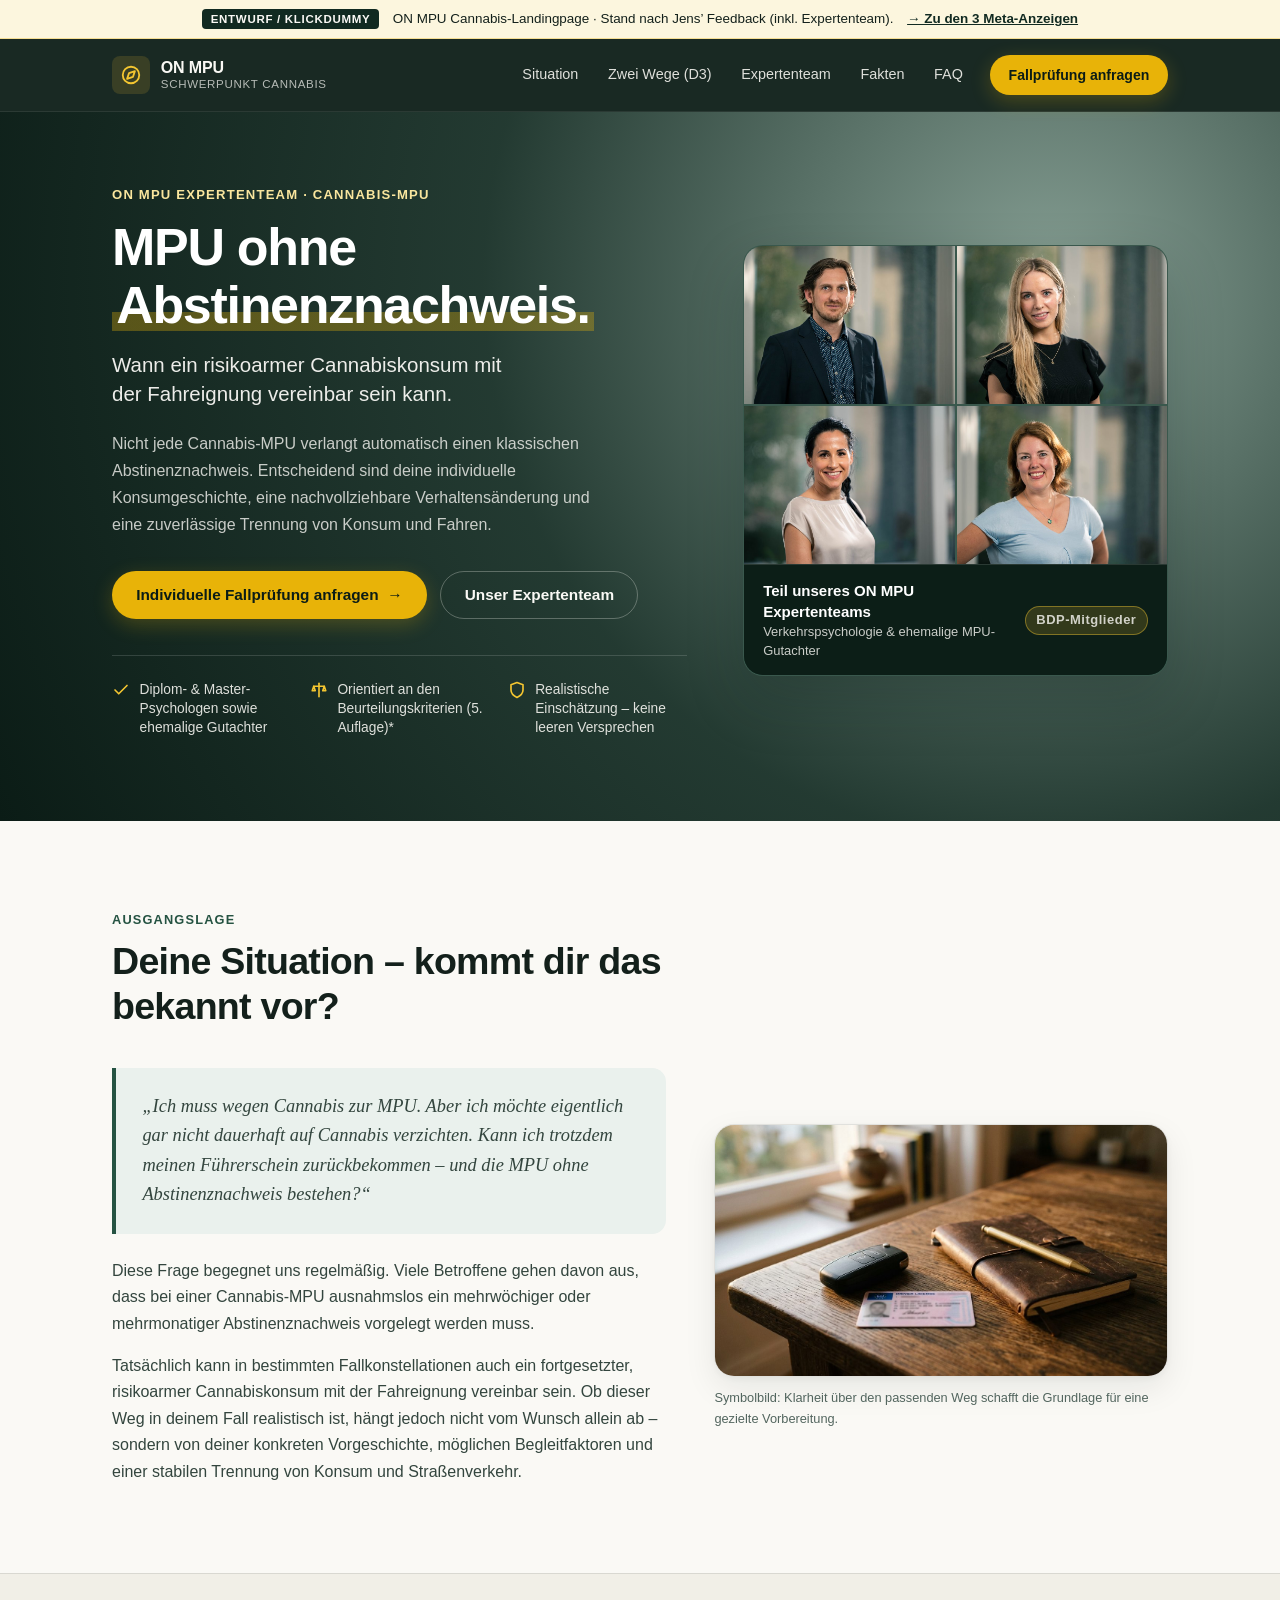
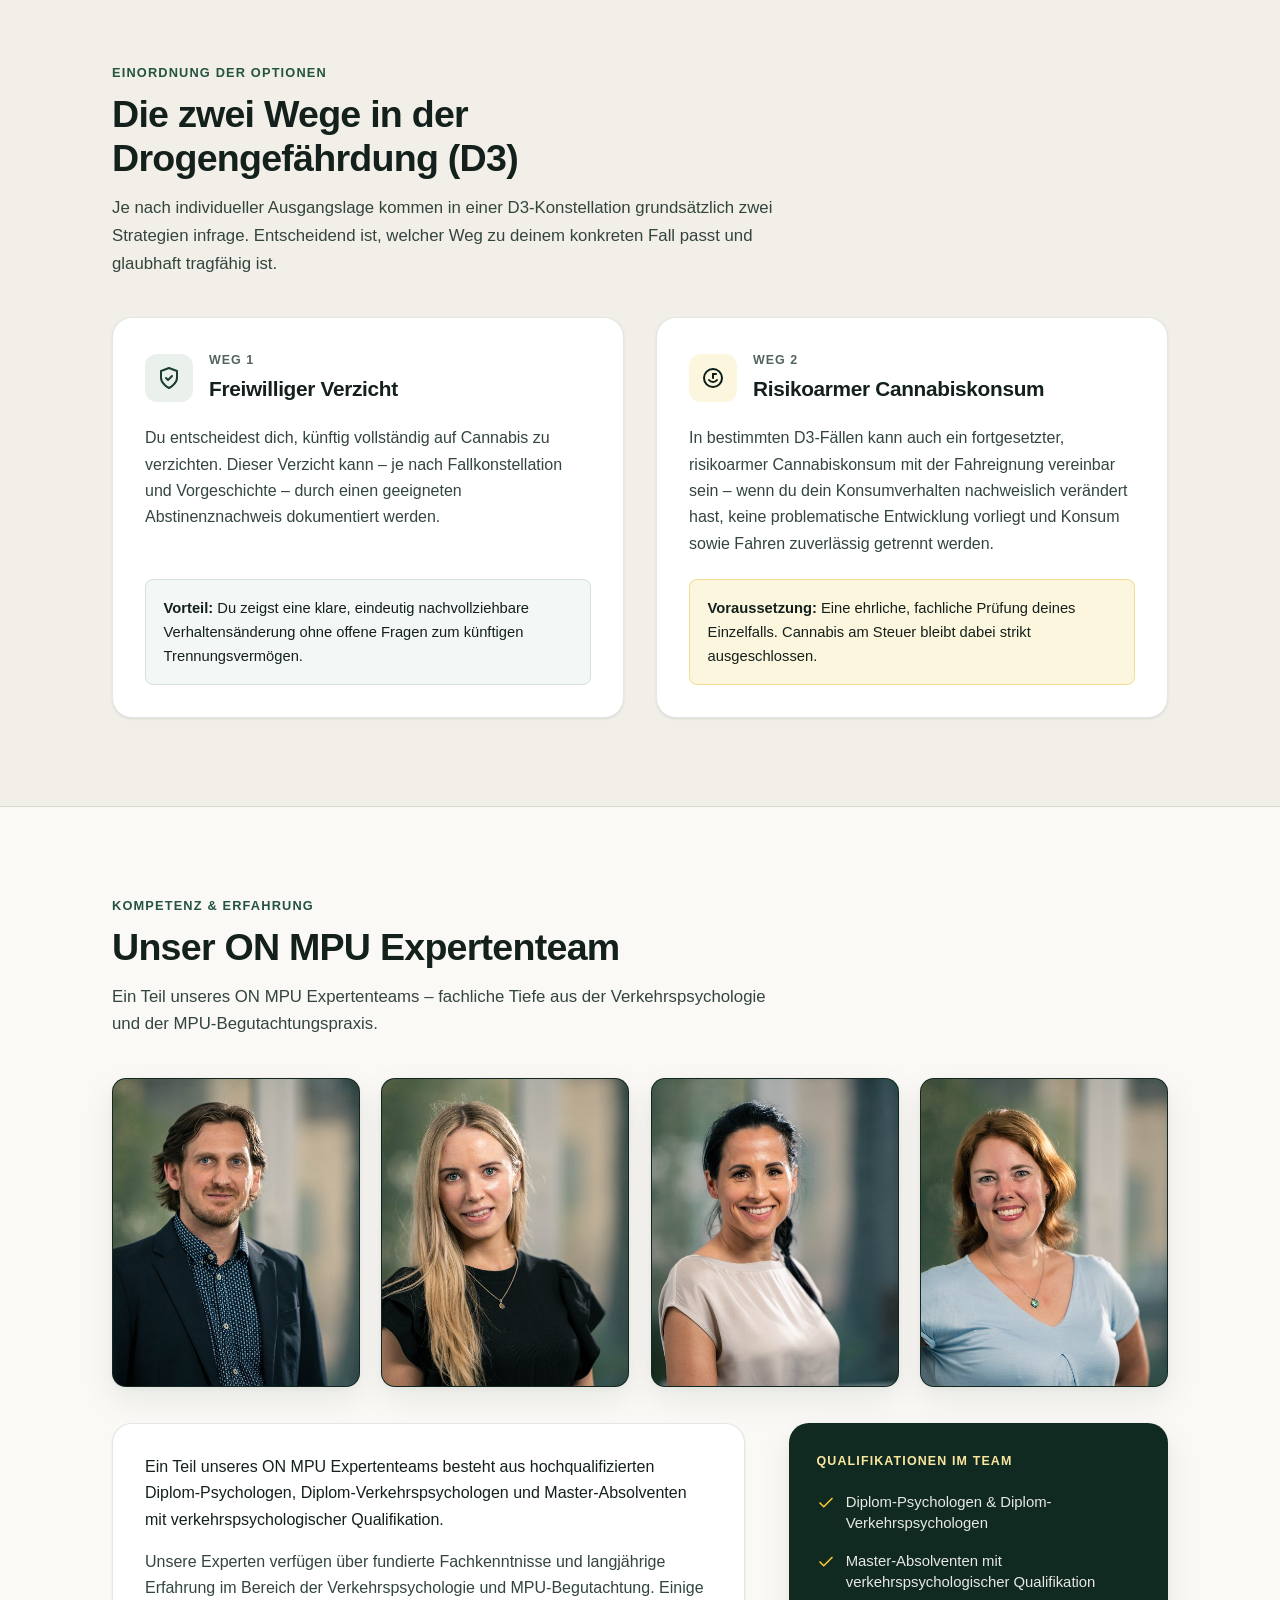
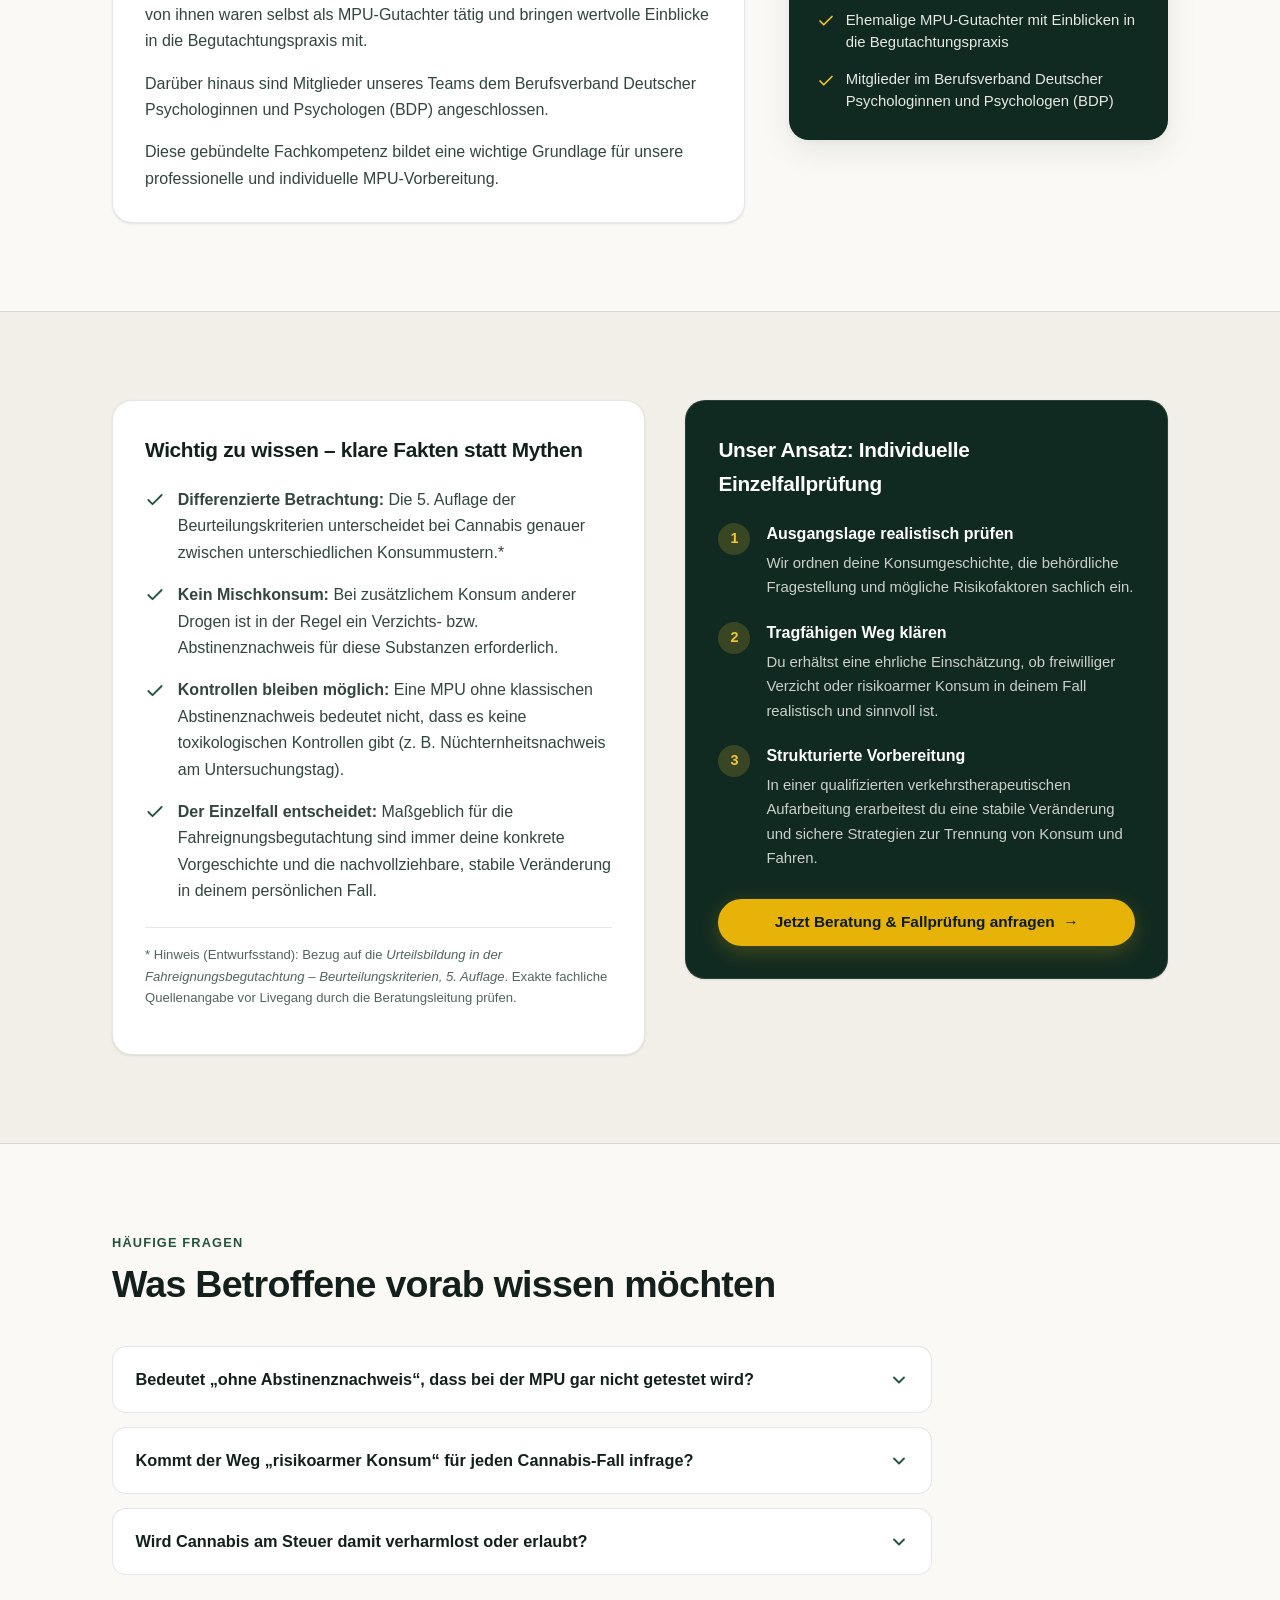
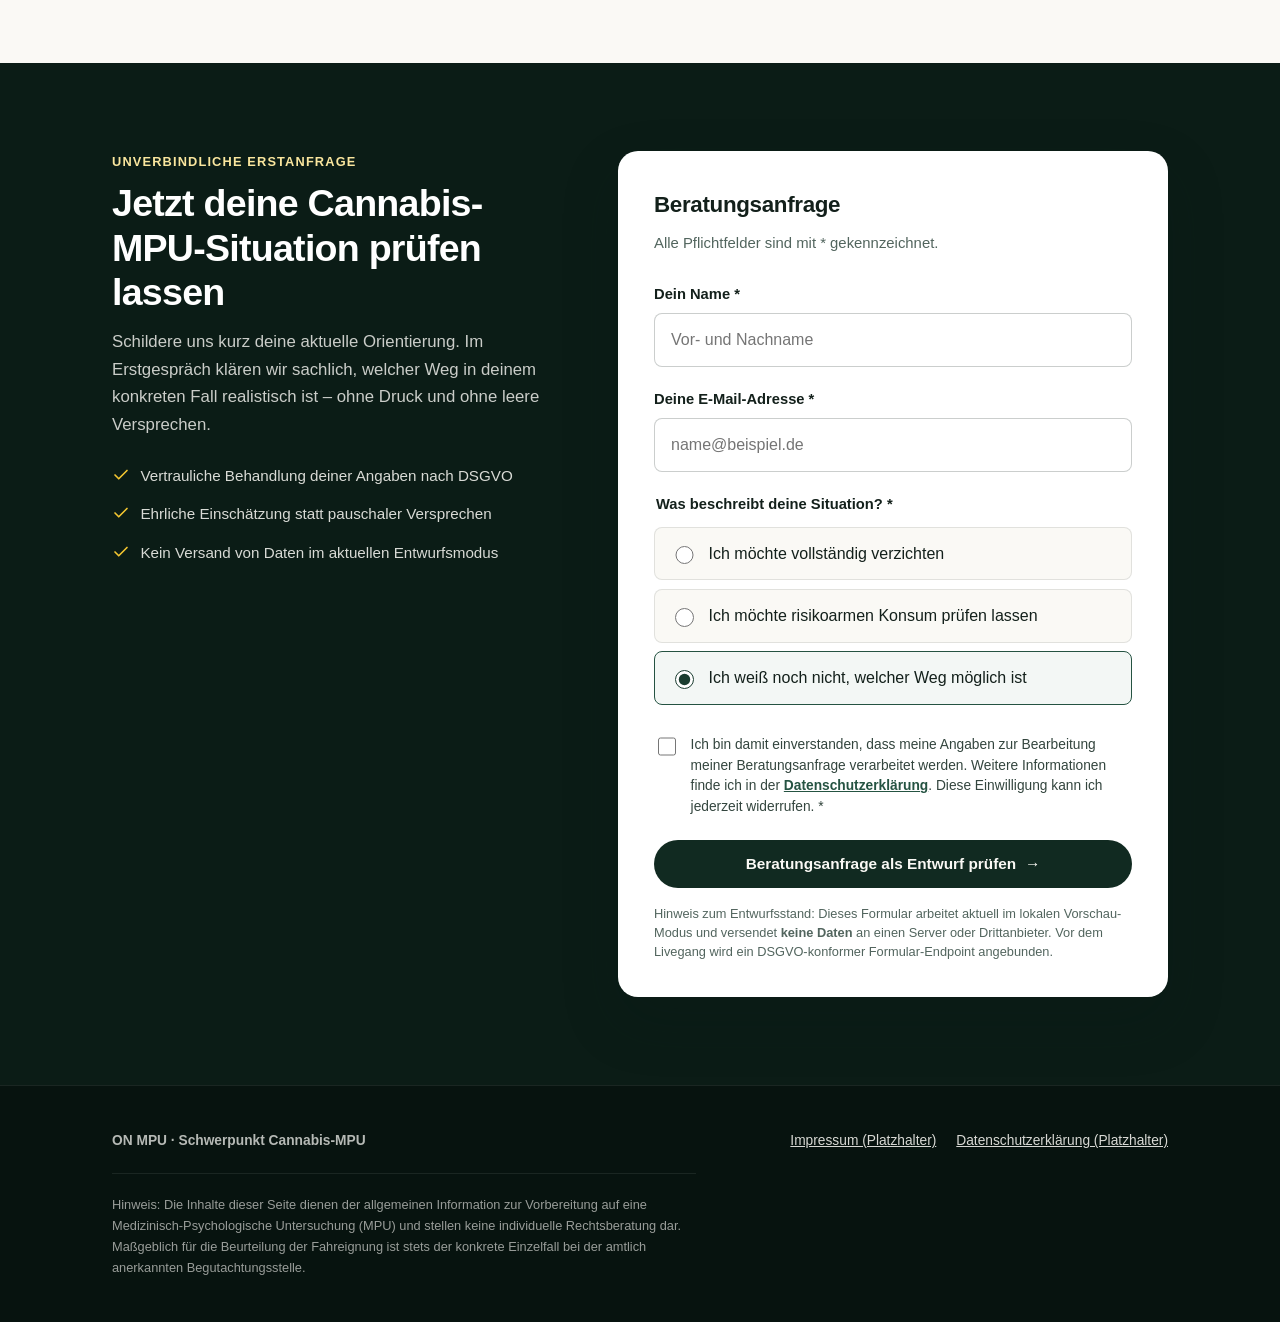
<file: index.html>
<!DOCTYPE html>
<html lang="de">
<head>
  <meta charset="UTF-8">
  <meta name="viewport" content="width=device-width, initial-scale=1.0">
  <title>ON MPU – Cannabis-MPU ohne Abstinenznachweis? Individuelle Einzelfallprüfung</title>
  <meta name="description" content="Wann eine Cannabis-MPU in der Drogengefährdung (D3) unter bestimmten Voraussetzungen auch ohne klassischen Abstinenznachweis möglich sein kann. Realistische Einzelfallprüfung durch das ON MPU Expertenteam.">
  <!-- HINWEIS FÜR LIVEGANG (Jascha): Vor Veröffentlichung noindex entfernen -->
  <meta name="robots" content="noindex, nofollow">
  <link rel="stylesheet" href="styles.css">
</head>
<body>
  <a href="#hauptinhalt" class="skip-link">Zum Hauptinhalt springen</a>

  <!-- ENTWURFSHINWEIS – vor Livegang durch Jascha entfernen -->
  <aside class="draft-banner" aria-label="Entwurfsstatus">
    <div class="container draft-banner__inner">
      <span class="draft-banner__tag">Entwurf / Klickdummy</span>
      <span>ON MPU Cannabis-Landingpage · Stand nach Jens’ Feedback (inkl. Expertenteam).</span>
      <a href="anzeigen.html" style="font-weight:700;text-decoration:underline;color:#112a21;">→ Zu den 3 Meta-Anzeigen</a>
    </div>
  </aside>

  <!-- HEADER -->
  <header class="site-header">
    <div class="container site-header__inner">
      <a href="#top" class="brand" aria-label="ON MPU – Schwerpunkt Cannabis – Startseite">
        <span class="brand__mark" aria-hidden="true">
          <svg width="22" height="22" viewBox="0 0 24 24" fill="none" stroke="currentColor" stroke-width="2" stroke-linecap="round" stroke-linejoin="round">
            <circle cx="12" cy="12" r="9"></circle>
            <polygon points="16.24 7.76 14.12 14.12 7.76 16.24 9.88 9.88 16.24 7.76"></polygon>
          </svg>
        </span>
        <span class="brand__text">
          <span class="brand__name">ON MPU</span>
          <span class="brand__sub">Schwerpunkt Cannabis</span>
        </span>
      </a>

      <button
        type="button"
        class="nav-toggle"
        id="nav-toggle"
        aria-expanded="false"
        aria-controls="site-nav"
        aria-label="Menü öffnen"
      >
        <svg width="22" height="22" viewBox="0 0 24 24" fill="none" stroke="currentColor" stroke-width="2" stroke-linecap="round">
          <line x1="3" y1="6" x2="21" y2="6"></line>
          <line x1="3" y1="12" x2="21" y2="12"></line>
          <line x1="3" y1="18" x2="21" y2="18"></line>
        </svg>
      </button>

      <nav class="site-nav" id="site-nav" aria-label="Hauptnavigation">
        <a href="#situation" class="site-nav__link">Situation</a>
        <a href="#zwei-wege" class="site-nav__link">Zwei Wege (D3)</a>
        <a href="#expertenteam" class="site-nav__link">Expertenteam</a>
        <a href="#wichtig-zu-wissen" class="site-nav__link">Fakten</a>
        <a href="#faq" class="site-nav__link">FAQ</a>
        <a href="#fallpruefung" class="btn btn--primary btn--sm site-nav__cta">Fallprüfung anfragen</a>
      </nav>
    </div>
  </header>

  <main id="hauptinhalt">
    <!-- HERO -->
    <section class="hero" id="top" aria-labelledby="hero-heading">
      <div class="container hero__grid">
        <div>
          <p class="hero__eyebrow">ON MPU Expertenteam · Cannabis-MPU</p>
          <h1 class="hero__title" id="hero-heading">
            MPU ohne <span class="hero__highlight">Abstinenznachweis.</span>
          </h1>
          <p class="hero__subtitle">
            Wann ein risikoarmer Cannabiskonsum mit der Fahreignung vereinbar sein kann.
          </p>
          <p class="hero__lead">
            Nicht jede Cannabis-MPU verlangt automatisch einen klassischen Abstinenznachweis. Entscheidend sind deine individuelle Konsumgeschichte, eine nachvollziehbare Verhaltensänderung und eine zuverlässige Trennung von Konsum und Fahren.
          </p>

          <div class="hero__actions">
            <a href="#fallpruefung" class="btn btn--primary" id="hero-cta-primary">
              Individuelle Fallprüfung anfragen
              <span aria-hidden="true">→</span>
            </a>
            <a href="#expertenteam" class="btn btn--ghost-light">
              Unser Expertenteam
            </a>
          </div>

          <ul class="hero__trust" aria-label="Kernmerkmale der Beratung">
            <li class="hero__trust-item">
              <svg class="hero__trust-icon" width="18" height="18" viewBox="0 0 24 24" fill="none" stroke="currentColor" stroke-width="2.2" stroke-linecap="round" stroke-linejoin="round" aria-hidden="true">
                <polyline points="20 6 9 17 4 12"></polyline>
              </svg>
              <span>Diplom- &amp; Master-Psychologen sowie ehemalige Gutachter</span>
            </li>
            <li class="hero__trust-item">
              <svg class="hero__trust-icon" width="18" height="18" viewBox="0 0 24 24" fill="none" stroke="currentColor" stroke-width="2.2" stroke-linecap="round" stroke-linejoin="round" aria-hidden="true">
                <path d="M12 3v18"></path>
                <path d="M5 7h14"></path>
                <path d="M5 7l-2 6h4l-2-6z"></path>
                <path d="M19 7l-2 6h4l-2-6z"></path>
              </svg>
              <span>Orientiert an den Beurteilungskriterien (5. Auflage)*</span>
            </li>
            <li class="hero__trust-item">
              <svg class="hero__trust-icon" width="18" height="18" viewBox="0 0 24 24" fill="none" stroke="currentColor" stroke-width="2.2" stroke-linecap="round" stroke-linejoin="round" aria-hidden="true">
                <path d="M12 22s8-4 8-10V5l-8-3-8 3v7c0 6 8 10 8 10z"></path>
              </svg>
              <span>Realistische Einschätzung – keine leeren Versprechen</span>
            </li>
          </ul>
        </div>

        <figure class="hero__media">
          <div class="hero__image-frame">
            <div class="hero__team-grid">
              <img src="assets/team-experte-1.jpg" alt="Mitglied des ON MPU Expertenteams" class="hero__team-photo" width="900" height="600">
              <img src="assets/team-experte-2.jpg" alt="Mitglied des ON MPU Expertenteams" class="hero__team-photo" width="900" height="600">
              <img src="assets/team-experte-3.jpg" alt="Mitglied des ON MPU Expertenteams" class="hero__team-photo" width="900" height="600">
              <img src="assets/team-experte-4.jpg" alt="Mitglied des ON MPU Expertenteams" class="hero__team-photo" width="900" height="600">
            </div>
            <figcaption class="hero__caption">
              <div>
                <strong>Teil unseres ON MPU Expertenteams</strong>
                <span>Verkehrspsychologie &amp; ehemalige MPU-Gutachter</span>
              </div>
              <span class="hero__bdp-badge">BDP-Mitglieder</span>
            </figcaption>
          </div>
        </figure>
      </div>
    </section>

    <!-- DEINE SITUATION -->
    <section class="section" id="situation" aria-labelledby="situation-heading">
      <div class="container">
        <div class="section__header">
          <p class="section__eyebrow">Ausgangslage</p>
          <h2 class="section__title" id="situation-heading">Deine Situation – kommt dir das bekannt vor?</h2>
        </div>

        <div class="situation-grid">
          <div class="situation-copy">
            <blockquote class="quote-block">
              <p class="quote-block__text">
                „Ich muss wegen Cannabis zur MPU. Aber ich möchte eigentlich gar nicht dauerhaft auf Cannabis verzichten. Kann ich trotzdem meinen Führerschein zurückbekommen – und die MPU ohne Abstinenznachweis bestehen?“
              </p>
            </blockquote>

            <p>
              Diese Frage begegnet uns regelmäßig. Viele Betroffene gehen davon aus, dass bei einer Cannabis-MPU ausnahmslos ein mehrwöchiger oder mehrmonatiger Abstinenznachweis vorgelegt werden muss.
            </p>
            <p>
              Tatsächlich kann in bestimmten Fallkonstellationen auch ein fortgesetzter, risikoarmer Cannabiskonsum mit der Fahreignung vereinbar sein. Ob dieser Weg in deinem Fall realistisch ist, hängt jedoch nicht vom Wunsch allein ab – sondern von deiner konkreten Vorgeschichte, möglichen Begleitfaktoren und einer stabilen Trennung von Konsum und Straßenverkehr.
            </p>
          </div>

          <figure class="situation-figure">
            <img
              src="assets/mobilitaet-fuehrerschein.jpg"
              alt="Autoschlüssel, symbolische Führerscheinkarte und Notizbuch auf einem Holztisch"
              class="situation-figure__img"
              width="1200"
              height="669"
              loading="lazy"
            >
            <figcaption class="situation-figure__cap">
              Symbolbild: Klarheit über den passenden Weg schafft die Grundlage für eine gezielte Vorbereitung.
            </figcaption>
          </figure>
        </div>
      </div>
    </section>

    <!-- DIE ZWEI WEGE IN DER DROGENGEFÄHRDUNG (D3) -->
    <section class="section section--tint" id="zwei-wege" aria-labelledby="wege-heading">
      <div class="container">
        <div class="section__header">
          <p class="section__eyebrow">Einordnung der Optionen</p>
          <h2 class="section__title" id="wege-heading">Die zwei Wege in der Drogengefährdung (D3)</h2>
          <p class="section__intro">
            Je nach individueller Ausgangslage kommen in einer D3-Konstellation grundsätzlich zwei Strategien infrage. Entscheidend ist, welcher Weg zu deinem konkreten Fall passt und glaubhaft tragfähig ist.
          </p>
        </div>

        <div class="paths-grid">
          <article class="path-card">
            <div class="path-card__head">
              <span class="path-card__icon" aria-hidden="true">
                <svg width="24" height="24" viewBox="0 0 24 24" fill="none" stroke="currentColor" stroke-width="2" stroke-linecap="round" stroke-linejoin="round">
                  <path d="M12 22s8-4 8-10V5l-8-3-8 3v7c0 6 8 10 8 10z"></path>
                  <polyline points="9 12 11 14 15 10"></polyline>
                </svg>
              </span>
              <div>
                <span class="path-card__step">Weg 1</span>
                <h3 class="path-card__title">Freiwilliger Verzicht</h3>
              </div>
            </div>
            <p class="path-card__body">
              Du entscheidest dich, künftig vollständig auf Cannabis zu verzichten. Dieser Verzicht kann – je nach Fallkonstellation und Vorgeschichte – durch einen geeigneten Abstinenznachweis dokumentiert werden.
            </p>
            <div class="path-card__note">
              <strong>Vorteil:</strong> Du zeigst eine klare, eindeutig nachvollziehbare Verhaltensänderung ohne offene Fragen zum künftigen Trennungsvermögen.
            </div>
          </article>

          <article class="path-card path-card--alt">
            <div class="path-card__head">
              <span class="path-card__icon" aria-hidden="true">
                <svg width="24" height="24" viewBox="0 0 24 24" fill="none" stroke="currentColor" stroke-width="2" stroke-linecap="round" stroke-linejoin="round">
                  <circle cx="12" cy="12" r="9"></circle>
                  <path d="M8 14s1.5 2 4 2 4-2 4-2"></path>
                  <line x1="12" y1="8" x2="12" y2="12"></line>
                  <line x1="12" y1="8" x2="15" y2="8"></line>
                </svg>
              </span>
              <div>
                <span class="path-card__step">Weg 2</span>
                <h3 class="path-card__title">Risikoarmer Cannabiskonsum</h3>
              </div>
            </div>
            <p class="path-card__body">
              In bestimmten D3-Fällen kann auch ein fortgesetzter, risikoarmer Cannabiskonsum mit der Fahreignung vereinbar sein – wenn du dein Konsumverhalten nachweislich verändert hast, keine problematische Entwicklung vorliegt und Konsum sowie Fahren zuverlässig getrennt werden.
            </p>
            <div class="path-card__note">
              <strong>Voraussetzung:</strong> Eine ehrliche, fachliche Prüfung deines Einzelfalls. Cannabis am Steuer bleibt dabei strikt ausgeschlossen.
            </div>
          </article>
        </div>
      </div>
    </section>

    <!-- UNSER ON MPU EXPERTENTEAM -->
    <section class="section" id="expertenteam" aria-labelledby="team-heading">
      <div class="container">
        <div class="section__header">
          <p class="section__eyebrow">Kompetenz &amp; Erfahrung</p>
          <h2 class="section__title" id="team-heading">Unser ON MPU Expertenteam</h2>
          <p class="section__intro">
            Ein Teil unseres ON MPU Expertenteams – fachliche Tiefe aus der Verkehrspsychologie und der MPU-Begutachtungspraxis.
          </p>
        </div>

        <div class="team-gallery" aria-label="Portraits eines Teils unseres ON MPU Expertenteams">
          <figure class="team-portrait">
            <img src="assets/team-experte-1.jpg" alt="Experte des ON MPU Teams" width="900" height="600" loading="lazy">
          </figure>
          <figure class="team-portrait">
            <img src="assets/team-experte-2.jpg" alt="Expertin des ON MPU Teams" width="900" height="600" loading="lazy">
          </figure>
          <figure class="team-portrait">
            <img src="assets/team-experte-3.jpg" alt="Expertin des ON MPU Teams" width="900" height="600" loading="lazy">
          </figure>
          <figure class="team-portrait">
            <img src="assets/team-experte-4.jpg" alt="Expertin des ON MPU Teams" width="900" height="600" loading="lazy">
          </figure>
        </div>

        <div class="team-content">
          <div class="team-copy">
            <p>
              Ein Teil unseres ON MPU Expertenteams besteht aus hochqualifizierten Diplom-Psychologen, Diplom-Verkehrspsychologen und Master-Absolventen mit verkehrspsychologischer Qualifikation.
            </p>
            <p>
              Unsere Experten verfügen über fundierte Fachkenntnisse und langjährige Erfahrung im Bereich der Verkehrspsychologie und MPU-Begutachtung. Einige von ihnen waren selbst als MPU-Gutachter tätig und bringen wertvolle Einblicke in die Begutachtungspraxis mit.
            </p>
            <p>
              Darüber hinaus sind Mitglieder unseres Teams dem Berufsverband Deutscher Psychologinnen und Psychologen (BDP) angeschlossen.
            </p>
            <p>
              Diese gebündelte Fachkompetenz bildet eine wichtige Grundlage für unsere professionelle und individuelle MPU-Vorbereitung.
            </p>
          </div>

          <ul class="team-credentials" aria-label="Qualifikationen im ON MPU Expertenteam">
            <li><p class="team-credentials__title">Qualifikationen im Team</p></li>
            <li class="team-credentials__item">
              <svg class="team-credentials__icon" width="18" height="18" viewBox="0 0 24 24" fill="none" stroke="currentColor" stroke-width="2.2" stroke-linecap="round" stroke-linejoin="round" aria-hidden="true">
                <polyline points="20 6 9 17 4 12"></polyline>
              </svg>
              <span>Diplom-Psychologen &amp; Diplom-Verkehrspsychologen</span>
            </li>
            <li class="team-credentials__item">
              <svg class="team-credentials__icon" width="18" height="18" viewBox="0 0 24 24" fill="none" stroke="currentColor" stroke-width="2.2" stroke-linecap="round" stroke-linejoin="round" aria-hidden="true">
                <polyline points="20 6 9 17 4 12"></polyline>
              </svg>
              <span>Master-Absolventen mit verkehrspsychologischer Qualifikation</span>
            </li>
            <li class="team-credentials__item">
              <svg class="team-credentials__icon" width="18" height="18" viewBox="0 0 24 24" fill="none" stroke="currentColor" stroke-width="2.2" stroke-linecap="round" stroke-linejoin="round" aria-hidden="true">
                <polyline points="20 6 9 17 4 12"></polyline>
              </svg>
              <span>Ehemalige MPU-Gutachter mit Einblicken in die Begutachtungspraxis</span>
            </li>
            <li class="team-credentials__item">
              <svg class="team-credentials__icon" width="18" height="18" viewBox="0 0 24 24" fill="none" stroke="currentColor" stroke-width="2.2" stroke-linecap="round" stroke-linejoin="round" aria-hidden="true">
                <polyline points="20 6 9 17 4 12"></polyline>
              </svg>
              <span>Mitglieder im Berufsverband Deutscher Psychologinnen und Psychologen (BDP)</span>
            </li>
          </ul>
        </div>
      </div>
    </section>

    <!-- WICHTIG ZU WISSEN & UNSER ANSATZ -->
    <section class="section section--tint" id="wichtig-zu-wissen" aria-labelledby="wissen-heading">
      <div class="container info-grid">
        <div class="panel">
          <h2 class="panel__title" id="wissen-heading">Wichtig zu wissen – klare Fakten statt Mythen</h2>
          <ul class="fact-list">
            <li class="fact-list__item">
              <svg class="fact-list__icon" width="20" height="20" viewBox="0 0 24 24" fill="none" stroke="currentColor" stroke-width="2.2" stroke-linecap="round" stroke-linejoin="round" aria-hidden="true">
                <polyline points="20 6 9 17 4 12"></polyline>
              </svg>
              <span><strong>Differenzierte Betrachtung:</strong> Die 5. Auflage der Beurteilungskriterien unterscheidet bei Cannabis genauer zwischen unterschiedlichen Konsummustern.*</span>
            </li>
            <li class="fact-list__item">
              <svg class="fact-list__icon" width="20" height="20" viewBox="0 0 24 24" fill="none" stroke="currentColor" stroke-width="2.2" stroke-linecap="round" stroke-linejoin="round" aria-hidden="true">
                <polyline points="20 6 9 17 4 12"></polyline>
              </svg>
              <span><strong>Kein Mischkonsum:</strong> Bei zusätzlichem Konsum anderer Drogen ist in der Regel ein Verzichts- bzw. Abstinenznachweis für diese Substanzen erforderlich.</span>
            </li>
            <li class="fact-list__item">
              <svg class="fact-list__icon" width="20" height="20" viewBox="0 0 24 24" fill="none" stroke="currentColor" stroke-width="2.2" stroke-linecap="round" stroke-linejoin="round" aria-hidden="true">
                <polyline points="20 6 9 17 4 12"></polyline>
              </svg>
              <span><strong>Kontrollen bleiben möglich:</strong> Eine MPU ohne klassischen Abstinenznachweis bedeutet nicht, dass es keine toxikologischen Kontrollen gibt (z. B. Nüchternheitsnachweis am Untersuchungstag).</span>
            </li>
            <li class="fact-list__item">
              <svg class="fact-list__icon" width="20" height="20" viewBox="0 0 24 24" fill="none" stroke="currentColor" stroke-width="2.2" stroke-linecap="round" stroke-linejoin="round" aria-hidden="true">
                <polyline points="20 6 9 17 4 12"></polyline>
              </svg>
              <span><strong>Der Einzelfall entscheidet:</strong> Maßgeblich für die Fahreignungsbegutachtung sind immer deine konkrete Vorgeschichte und die nachvollziehbare, stabile Veränderung in deinem persönlichen Fall.</span>
            </li>
          </ul>
          <p class="fact-list__source">
            * Hinweis (Entwurfsstand): Bezug auf die <em>Urteilsbildung in der Fahreignungsbegutachtung – Beurteilungskriterien, 5. Auflage</em>. Exakte fachliche Quellenangabe vor Livegang durch die Beratungsleitung prüfen.
          </p>
        </div>

        <div class="panel panel--accent">
          <h2 class="panel__title">Unser Ansatz: Individuelle Einzelfallprüfung</h2>
          <ol class="steps-list">
            <li class="steps-list__item">
              <span class="steps-list__num" aria-hidden="true">1</span>
              <div>
                <h3>Ausgangslage realistisch prüfen</h3>
                <p>Wir ordnen deine Konsumgeschichte, die behördliche Fragestellung und mögliche Risikofaktoren sachlich ein.</p>
              </div>
            </li>
            <li class="steps-list__item">
              <span class="steps-list__num" aria-hidden="true">2</span>
              <div>
                <h3>Tragfähigen Weg klären</h3>
                <p>Du erhältst eine ehrliche Einschätzung, ob freiwilliger Verzicht oder risikoarmer Konsum in deinem Fall realistisch und sinnvoll ist.</p>
              </div>
            </li>
            <li class="steps-list__item">
              <span class="steps-list__num" aria-hidden="true">3</span>
              <div>
                <h3>Strukturierte Vorbereitung</h3>
                <p>In einer qualifizierten verkehrstherapeutischen Aufarbeitung erarbeitest du eine stabile Veränderung und sichere Strategien zur Trennung von Konsum und Fahren.</p>
              </div>
            </li>
          </ol>

          <a href="#fallpruefung" class="btn btn--primary btn--block">
            Jetzt Beratung &amp; Fallprüfung anfragen
            <span aria-hidden="true">→</span>
          </a>
        </div>
      </div>
    </section>

    <!-- FAQ -->
    <section class="section" id="faq" aria-labelledby="faq-heading">
      <div class="container">
        <div class="section__header">
          <p class="section__eyebrow">Häufige Fragen</p>
          <h2 class="section__title" id="faq-heading">Was Betroffene vorab wissen möchten</h2>
        </div>

        <div class="faq-list" data-accordion>
          <div class="faq-item">
            <button type="button" class="faq-item__trigger" aria-expanded="false" aria-controls="faq-panel-1" id="faq-btn-1">
              <span>Bedeutet „ohne Abstinenznachweis“, dass bei der MPU gar nicht getestet wird?</span>
              <svg class="faq-item__chevron" width="20" height="20" viewBox="0 0 24 24" fill="none" stroke="currentColor" stroke-width="2.2" stroke-linecap="round" stroke-linejoin="round" aria-hidden="true">
                <polyline points="6 9 12 15 18 9"></polyline>
              </svg>
            </button>
            <div class="faq-item__panel" id="faq-panel-1" role="region" aria-labelledby="faq-btn-1" hidden>
              <p>Nein. Auch wenn kein klassisches Abstinenzkontrollprogramm über mehrere Monate vorgelegt wird, sind toxikologische Kontrollen – insbesondere ein Nüchternheitsnachweis am Untersuchungstag – möglich und üblich.</p>
            </div>
          </div>

          <div class="faq-item">
            <button type="button" class="faq-item__trigger" aria-expanded="false" aria-controls="faq-panel-2" id="faq-btn-2">
              <span>Kommt der Weg „risikoarmer Konsum“ für jeden Cannabis-Fall infrage?</span>
              <svg class="faq-item__chevron" width="20" height="20" viewBox="0 0 24 24" fill="none" stroke="currentColor" stroke-width="2.2" stroke-linecap="round" stroke-linejoin="round" aria-hidden="true">
                <polyline points="6 9 12 15 18 9"></polyline>
              </svg>
            </button>
            <div class="faq-item__panel" id="faq-panel-2" role="region" aria-labelledby="faq-btn-2" hidden>
              <p>Nein. Dieser Weg kommt nur in bestimmten Konstellationen der Drogengefährdung (D3) in Betracht – etwa wenn keine Abhängigkeit oder fortgeschrittene Drogenproblematik vorliegt, kein Mischkonsum mit anderen Drogen stattfindet und eine nachvollziehbare Veränderung des Konsumverhaltens gegeben ist. Deshalb steht am Anfang immer die individuelle Einzelfallprüfung.</p>
            </div>
          </div>

          <div class="faq-item">
            <button type="button" class="faq-item__trigger" aria-expanded="false" aria-controls="faq-panel-3" id="faq-btn-3">
              <span>Wird Cannabis am Steuer damit verharmlost oder erlaubt?</span>
              <svg class="faq-item__chevron" width="20" height="20" viewBox="0 0 24 24" fill="none" stroke="currentColor" stroke-width="2.2" stroke-linecap="round" stroke-linejoin="round" aria-hidden="true">
                <polyline points="6 9 12 15 18 9"></polyline>
              </svg>
            </button>
            <div class="faq-item__panel" id="faq-panel-3" role="region" aria-labelledby="faq-btn-3" hidden>
              <p>Ausdrücklich nein. Fahren unter Cannabiseinfluss gefährdet die Verkehrssicherheit. Voraussetzung für eine positive Fahreignungsprognose ist immer eine strikte, zuverlässige Trennung von Konsum und Fahren.</p>
            </div>
          </div>
        </div>
      </div>
    </section>

    <!-- LEAD-FORMULAR -->
    <section class="section section--dark" id="fallpruefung" aria-labelledby="form-section-heading">
      <div class="container form-layout">
        <div>
          <p class="section__eyebrow">Unverbindliche Erstanfrage</p>
          <h2 class="section__title" id="form-section-heading">Jetzt deine Cannabis-MPU-Situation prüfen lassen</h2>
          <p class="section__intro">
            Schildere uns kurz deine aktuelle Orientierung. Im Erstgespräch klären wir sachlich, welcher Weg in deinem konkreten Fall realistisch ist – ohne Druck und ohne leere Versprechen.
          </p>

          <ul class="form-aside__list">
            <li>
              <svg width="18" height="18" viewBox="0 0 24 24" fill="none" stroke="currentColor" stroke-width="2.2" stroke-linecap="round" stroke-linejoin="round" aria-hidden="true">
                <polyline points="20 6 9 17 4 12"></polyline>
              </svg>
              <span>Vertrauliche Behandlung deiner Angaben nach DSGVO</span>
            </li>
            <li>
              <svg width="18" height="18" viewBox="0 0 24 24" fill="none" stroke="currentColor" stroke-width="2.2" stroke-linecap="round" stroke-linejoin="round" aria-hidden="true">
                <polyline points="20 6 9 17 4 12"></polyline>
              </svg>
              <span>Ehrliche Einschätzung statt pauschaler Versprechen</span>
            </li>
            <li>
              <svg width="18" height="18" viewBox="0 0 24 24" fill="none" stroke="currentColor" stroke-width="2.2" stroke-linecap="round" stroke-linejoin="round" aria-hidden="true">
                <polyline points="20 6 9 17 4 12"></polyline>
              </svg>
              <span>Kein Versand von Daten im aktuellen Entwurfsmodus</span>
            </li>
          </ul>
        </div>

        <div class="lead-card">
          <h3 class="lead-card__title">Beratungsanfrage</h3>
          <p class="lead-card__sub">Alle Pflichtfelder sind mit * gekennzeichnet.</p>

          <form id="lead-form" novalidate>
            <div class="form-error" id="form-error" role="alert" hidden></div>

            <div class="form-group">
              <label for="lead-name" class="form-label">Dein Name *</label>
              <input
                type="text"
                id="lead-name"
                name="name"
                class="form-input"
                placeholder="Vor- und Nachname"
                autocomplete="name"
                required
              >
            </div>

            <div class="form-group">
              <label for="lead-email" class="form-label">Deine E-Mail-Adresse *</label>
              <input
                type="email"
                id="lead-email"
                name="email"
                class="form-input"
                placeholder="name@beispiel.de"
                autocomplete="email"
                required
              >
            </div>

            <fieldset class="radio-fieldset">
              <legend>Was beschreibt deine Situation? *</legend>

              <label class="radio-option">
                <input type="radio" name="situation" value="Ich möchte vollständig verzichten">
                <span>Ich möchte vollständig verzichten</span>
              </label>

              <label class="radio-option">
                <input type="radio" name="situation" value="Ich möchte risikoarmen Konsum prüfen lassen">
                <span>Ich möchte risikoarmen Konsum prüfen lassen</span>
              </label>

              <label class="radio-option">
                <input type="radio" name="situation" value="Ich weiß noch nicht, welcher Weg möglich ist" checked>
                <span>Ich weiß noch nicht, welcher Weg möglich ist</span>
              </label>
            </fieldset>

            <label class="checkbox-group">
              <input type="checkbox" id="lead-consent" name="consent" required>
              <span>
                Ich bin damit einverstanden, dass meine Angaben zur Bearbeitung meiner Beratungsanfrage verarbeitet werden. Weitere Informationen finde ich in der
                <button type="button" data-open-dialog="dialog-datenschutz">Datenschutzerklärung</button>.
                Diese Einwilligung kann ich jederzeit widerrufen. *
              </span>
            </label>

            <button type="submit" class="btn btn--dark btn--block" id="lead-submit">
              Beratungsanfrage als Entwurf prüfen
              <span aria-hidden="true">→</span>
            </button>

            <p class="form-disclaimer">
              Hinweis zum Entwurfsstand: Dieses Formular arbeitet aktuell im lokalen Vorschau-Modus und versendet <strong>keine Daten</strong> an einen Server oder Drittanbieter. Vor dem Livegang wird ein DSGVO-konformer Formular-Endpoint angebunden.
            </p>

            <div class="form-result" id="form-result" aria-live="polite" hidden>
              <p class="form-result__title">Anfrageentwurf lokal geprüft (nicht versendet)</p>
              <p>Deine Eingaben sind vollständig. Im aktuellen Entwurfsstand werden keine personenbezogenen Daten übertragen.</p>
              <pre class="form-result__summary" id="form-result-summary"></pre>
            </div>
          </form>
        </div>
      </div>
    </section>
  </main>

  <!-- FOOTER -->
  <footer class="site-footer">
    <div class="container">
      <div class="site-footer__grid">
        <div>
          <strong>ON MPU · Schwerpunkt Cannabis-MPU</strong>
        </div>
        <!-- HINWEIS FÜR LIVEGANG (Jascha): Hier die produktiven ON MPU Impressums- und Datenschutz-URLs verlinken -->
        <div class="site-footer__links">
          <button type="button" class="site-footer__btn" data-open-dialog="dialog-impressum">Impressum (Platzhalter)</button>
          <button type="button" class="site-footer__btn" data-open-dialog="dialog-datenschutz">Datenschutzerklärung (Platzhalter)</button>
        </div>
      </div>
      <p class="site-footer__legal-note">
        Hinweis: Die Inhalte dieser Seite dienen der allgemeinen Information zur Vorbereitung auf eine Medizinisch-Psychologische Untersuchung (MPU) und stellen keine individuelle Rechtsberatung dar. Maßgeblich für die Beurteilung der Fahreignung ist stets der konkrete Einzelfall bei der amtlich anerkannten Begutachtungsstelle.
      </p>
    </div>
  </footer>

  <!-- RECHTLICHE PLATZHALTER-MODALS (vor Livegang mit echten Angaben ersetzen) -->
  <dialog id="dialog-impressum" class="legal-dialog" aria-labelledby="impressum-title">
    <div class="legal-dialog__inner">
      <div class="legal-dialog__head">
        <h2 id="impressum-title">Impressum</h2>
        <button type="button" class="legal-dialog__close" data-close-dialog>Schließen</button>
      </div>
      <span class="legal-dialog__badge">PLATZHALTER – VOR LIVEGANG ERGÄNZEN</span>
      <p><strong>Angaben gemäß § 5 DDG:</strong><br>
      [Firmenname / Name des Anbieters]<br>
      [Straße Hausnummer]<br>
      [PLZ Ort]</p>
      <p><strong>Kontakt:</strong><br>
      E-Mail: [kontakt@domain-platzhalter.de]<br>
      Telefon: [Telefonnummer ergänzen]</p>
      <p><strong>Berufsbezeichnung / Aufsicht (falls zutreffend):</strong><br>
      [Vor Livegang rechtssicher prüfen und ergänzen]</p>
    </div>
  </dialog>

  <dialog id="dialog-datenschutz" class="legal-dialog" aria-labelledby="datenschutz-title">
    <div class="legal-dialog__inner">
      <div class="legal-dialog__head">
        <h2 id="datenschutz-title">Datenschutzerklärung</h2>
        <button type="button" class="legal-dialog__close" data-close-dialog>Schließen</button>
      </div>
      <span class="legal-dialog__badge">PLATZHALTER – VOR LIVEGANG ERGÄNZEN</span>
      <p><strong>Verantwortlicher im Sinne der DSGVO:</strong><br>
      [Name / Unternehmen, Anschrift, E-Mail-Adresse des Verantwortlichen vor Livegang eintragen]</p>
      <p><strong>Kontakt- / Leadformular:</strong><br>
      Im aktuellen Entwurfsstand überträgt das Formular keine Daten an externe Server. Vor dem produktiven Einsatz sind hier Rechtsgrundlage (Art. 6 Abs. 1 lit. a / lit. b DSGVO), Speicherdauer, Auftragsverarbeiter (Hosting/CRM), Betroffenenrechte sowie ggf. ein Einwilligungsmanagement für Meta-Kampagnen-Tracking vollständig zu ergänzen.</p>
      <p><strong>Externe Schriftarten &amp; Tracker:</strong><br>
      Diese Seite lädt im Entwurfsstand keine externen Schriftarten (z. B. Google Fonts) und setzt keine Tracking-Skripte oder Cookies ein.</p>
    </div>
  </dialog>

  <script src="script.js" defer></script>
</body>
</html>
</file>
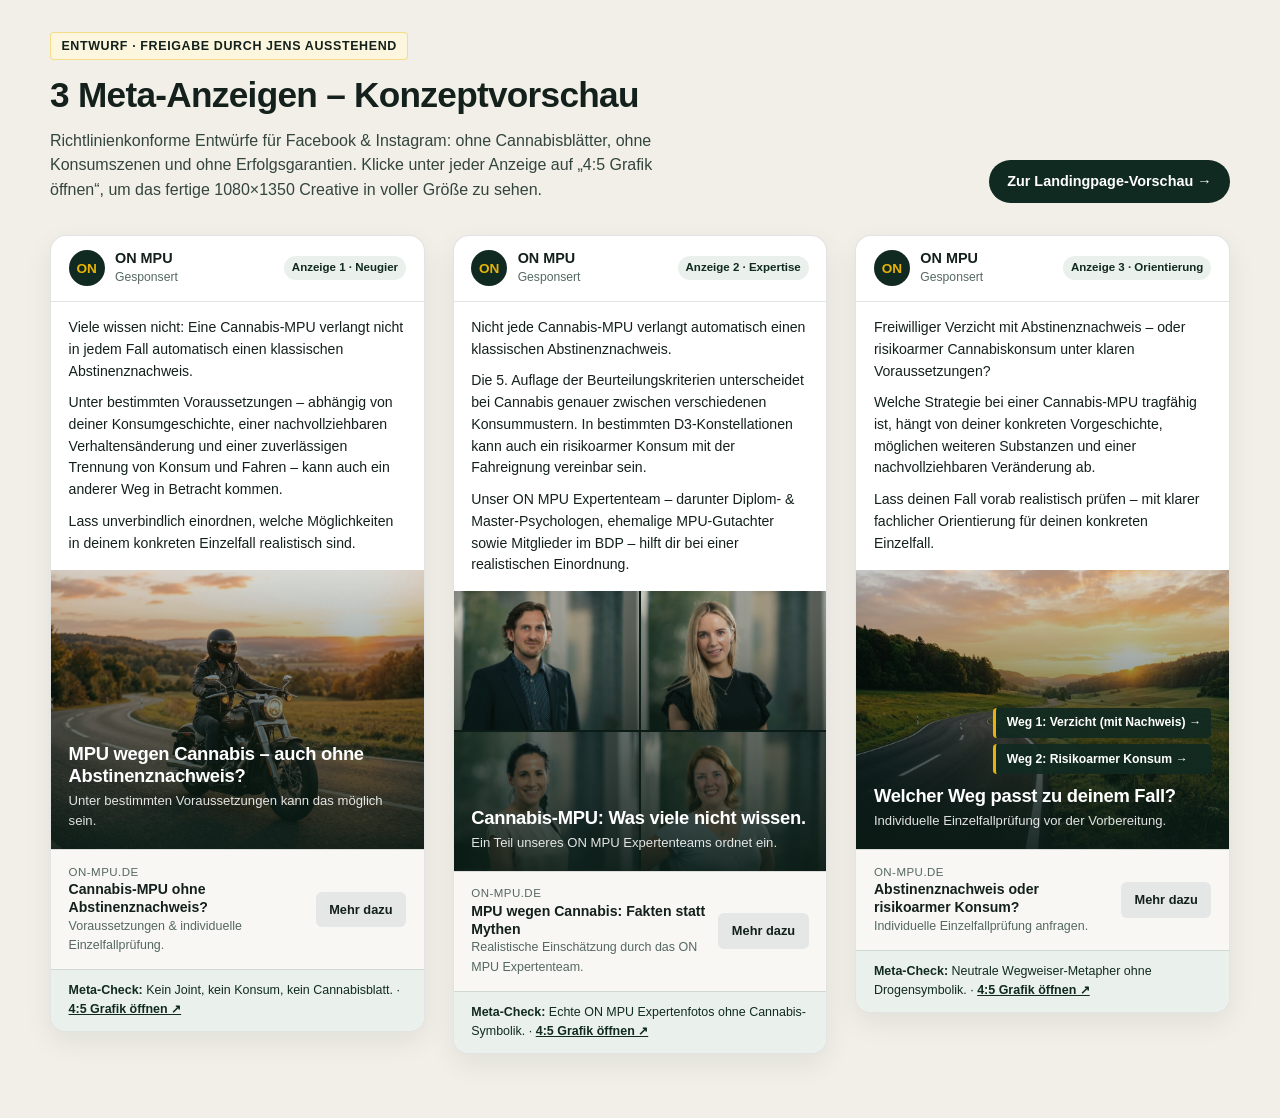
<file: anzeigen.html>
<!DOCTYPE html>
<html lang="de">
<head>
  <meta charset="UTF-8">
  <meta name="viewport" content="width=device-width, initial-scale=1.0">
  <meta name="robots" content="noindex, nofollow">
  <title>Meta-Anzeigen Vorschau (Entwurf) – Canna_MPU</title>
  <style>
    :root {
      --bg: #f1efe7;
      --surface: #ffffff;
      --forest-950: #0b1c16;
      --forest-900: #112a21;
      --forest-700: #255342;
      --gold-500: #e8b308;
      --gold-100: #fcf6de;
      --ink-900: #13201b;
      --ink-700: #33453e;
      --ink-500: #556861;
      --border: rgba(19, 32, 27, 0.12);
      --font: "Inter", -apple-system, BlinkMacSystemFont, "Segoe UI", Roboto, sans-serif;
    }

    * { box-sizing: border-box; }
    body {
      margin: 0;
      font-family: var(--font);
      background: var(--bg);
      color: var(--ink-900);
      line-height: 1.55;
      padding: 2rem 1.25rem 4rem;
    }

    .wrap {
      max-width: 1180px;
      margin: 0 auto;
    }

    .page-head {
      margin-bottom: 2rem;
      display: flex;
      flex-wrap: wrap;
      align-items: flex-end;
      justify-content: space-between;
      gap: 1rem;
    }

    .badge {
      display: inline-block;
      padding: 0.22rem 0.65rem;
      border-radius: 4px;
      background: var(--gold-100);
      border: 1px solid rgba(232, 179, 8, 0.4);
      font-size: 0.78rem;
      font-weight: 700;
      letter-spacing: 0.05em;
      text-transform: uppercase;
      margin-bottom: 0.5rem;
    }

    h1 {
      margin: 0 0 0.35rem;
      font-size: clamp(1.6rem, 3vw, 2.2rem);
      letter-spacing: -0.02em;
    }

    .lead {
      margin: 0;
      color: var(--ink-700);
      max-width: 68ch;
    }

    .back-link {
      display: inline-flex;
      align-items: center;
      gap: 0.45rem;
      padding: 0.65rem 1.15rem;
      border-radius: 999px;
      background: var(--forest-900);
      color: #ffffff;
      text-decoration: none;
      font-weight: 600;
      font-size: 0.9rem;
    }

    .ads-grid {
      display: grid;
      grid-template-columns: 1fr;
      gap: 1.75rem;
    }

    @media (min-width: 960px) {
      .ads-grid {
        grid-template-columns: repeat(3, 1fr);
        align-items: start;
      }
    }

    .ad-card {
      background: var(--surface);
      border: 1px solid var(--border);
      border-radius: 16px;
      overflow: hidden;
      box-shadow: 0 10px 28px rgba(11, 28, 22, 0.07);
      display: flex;
      flex-direction: column;
    }

    .ad-card__meta {
      padding: 0.9rem 1.1rem;
      display: flex;
      align-items: center;
      justify-content: space-between;
      border-bottom: 1px solid var(--border);
    }

    .ad-card__author {
      display: flex;
      align-items: center;
      gap: 0.65rem;
    }

    .ad-card__avatar {
      width: 36px;
      height: 36px;
      border-radius: 50%;
      background: var(--forest-900);
      color: var(--gold-500);
      display: inline-flex;
      align-items: center;
      justify-content: center;
      font-weight: 800;
      font-size: 0.85rem;
    }

    .ad-card__page-name {
      font-weight: 700;
      font-size: 0.9rem;
      line-height: 1.2;
    }

    .ad-card__sponsored {
      font-size: 0.76rem;
      color: var(--ink-500);
    }

    .ad-card__tag {
      font-size: 0.72rem;
      font-weight: 700;
      padding: 0.2rem 0.5rem;
      border-radius: 999px;
      background: #eaf1ed;
      color: var(--forest-900);
    }

    .ad-card__primary-text {
      padding: 0.95rem 1.1rem;
      font-size: 0.88rem;
      color: var(--ink-900);
    }

    .ad-card__primary-text p {
      margin: 0 0 0.6rem;
    }

    .ad-card__primary-text p:last-child {
      margin-bottom: 0;
    }

    .ad-visual {
      position: relative;
      aspect-ratio: 4 / 3;
      background: var(--forest-950);
      overflow: hidden;
    }

    .ad-visual img {
      width: 100%;
      height: 100%;
      object-fit: cover;
      display: block;
    }

    .ad-visual--portrait img {
      object-position: 41% 18%;
    }

    .ad-team-grid {
      display: grid;
      grid-template-columns: repeat(2, 1fr);
      grid-template-rows: repeat(2, 1fr);
      width: 100%;
      height: 100%;
      gap: 2px;
      background: #0b1c16;
    }

    .ad-team-grid img {
      width: 100%;
      height: 100%;
      object-fit: cover;
      object-position: 41% 18%;
    }

    .ad-visual__scrim {
      position: absolute;
      inset: 0;
      background: linear-gradient(
        180deg,
        rgba(11, 28, 22, 0.12) 0%,
        rgba(11, 28, 22, 0.55) 55%,
        rgba(11, 28, 22, 0.9) 100%
      );
      display: flex;
      flex-direction: column;
      justify-content: flex-end;
      padding: 1.1rem;
      color: #ffffff;
    }

    .ad-visual__headline {
      margin: 0 0 0.25rem;
      font-size: 1.15rem;
      font-weight: 800;
      line-height: 1.18;
      letter-spacing: -0.015em;
    }

    .ad-visual__sub {
      margin: 0;
      font-size: 0.82rem;
      color: rgba(255, 255, 255, 0.88);
    }

    .ad-visual__signposts {
      display: flex;
      flex-direction: column;
      gap: 0.4rem;
      margin-bottom: 0.7rem;
      align-self: flex-end;
      max-width: 82%;
    }

    .signpost {
      background: rgba(17, 42, 33, 0.92);
      border-left: 3px solid var(--gold-500);
      padding: 0.35rem 0.65rem;
      border-radius: 4px;
      font-size: 0.76rem;
      font-weight: 700;
      color: #ffffff;
    }

    .ad-card__footer {
      padding: 0.85rem 1.1rem;
      background: #f8f7f3;
      border-top: 1px solid var(--border);
      display: flex;
      align-items: center;
      justify-content: space-between;
      gap: 0.75rem;
    }

    .ad-card__url {
      font-size: 0.72rem;
      text-transform: uppercase;
      letter-spacing: 0.04em;
      color: var(--ink-500);
    }

    .ad-card__headline {
      font-weight: 700;
      font-size: 0.88rem;
      color: var(--ink-900);
      line-height: 1.25;
    }

    .ad-card__desc {
      font-size: 0.78rem;
      color: var(--ink-500);
    }

    .ad-card__cta {
      flex-shrink: 0;
      padding: 0.5rem 0.85rem;
      border-radius: 6px;
      background: #e4e7e5;
      color: var(--ink-900);
      font-weight: 700;
      font-size: 0.8rem;
      text-decoration: none;
    }

    .ad-card__compliance {
      padding: 0.7rem 1.1rem;
      background: #eaf1ed;
      font-size: 0.78rem;
      color: var(--forest-900);
      border-top: 1px solid var(--border);
    }
  </style>
</head>
<body>
  <div class="wrap">
    <header class="page-head">
      <div>
        <span class="badge">Entwurf · Freigabe durch Jens ausstehend</span>
        <h1>3 Meta-Anzeigen – Konzeptvorschau</h1>
        <p class="lead">
          Richtlinienkonforme Entwürfe für Facebook &amp; Instagram: ohne Cannabisblätter, ohne Konsumszenen und ohne Erfolgsgarantien. Klicke unter jeder Anzeige auf „4:5 Grafik öffnen“, um das fertige 1080×1350 Creative in voller Größe zu sehen.
        </p>
      </div>
      <a href="index.html" class="back-link">Zur Landingpage-Vorschau →</a>
    </header>

    <main class="ads-grid">
      <!-- ANZEIGE 1 -->
      <article class="ad-card">
        <div class="ad-card__meta">
          <div class="ad-card__author">
            <span class="ad-card__avatar" aria-hidden="true">ON</span>
            <div>
              <div class="ad-card__page-name">ON MPU</div>
              <div class="ad-card__sponsored">Gesponsert</div>
            </div>
          </div>
          <span class="ad-card__tag">Anzeige 1 · Neugier</span>
        </div>

        <div class="ad-card__primary-text">
          <p>Viele wissen nicht: Eine Cannabis-MPU verlangt nicht in jedem Fall automatisch einen klassischen Abstinenznachweis.</p>
          <p>Unter bestimmten Voraussetzungen – abhängig von deiner Konsumgeschichte, einer nachvollziehbaren Verhaltensänderung und einer zuverlässigen Trennung von Konsum und Fahren – kann auch ein anderer Weg in Betracht kommen.</p>
          <p>Lass unverbindlich einordnen, welche Möglichkeiten in deinem konkreten Einzelfall realistisch sind.</p>
        </div>

        <div class="ad-visual">
          <img src="assets/anzeige-1-motorrad.jpg" alt="Motorradfahrer auf offener Landstraße im Abendlicht">
          <div class="ad-visual__scrim">
            <h2 class="ad-visual__headline">MPU wegen Cannabis – auch ohne Abstinenznachweis?</h2>
            <p class="ad-visual__sub">Unter bestimmten Voraussetzungen kann das möglich sein.</p>
          </div>
        </div>

        <div class="ad-card__footer">
          <div>
            <div class="ad-card__url">on-mpu.de</div>
            <div class="ad-card__headline">Cannabis-MPU ohne Abstinenznachweis?</div>
            <div class="ad-card__desc">Voraussetzungen &amp; individuelle Einzelfallprüfung.</div>
          </div>
          <a href="index.html#fallpruefung" class="ad-card__cta">Mehr dazu</a>
        </div>

        <div class="ad-card__compliance">
          <strong>Meta-Check:</strong> Kein Joint, kein Konsum, kein Cannabisblatt. · <a href="creatives/Anzeige_1_Neugier_1080x1350.jpg" target="_blank" style="font-weight:700;color:#112a21;">4:5 Grafik öffnen ↗</a>
        </div>
      </article>

      <!-- ANZEIGE 2 -->
      <article class="ad-card">
        <div class="ad-card__meta">
          <div class="ad-card__author">
            <span class="ad-card__avatar" aria-hidden="true">ON</span>
            <div>
              <div class="ad-card__page-name">ON MPU</div>
              <div class="ad-card__sponsored">Gesponsert</div>
            </div>
          </div>
          <span class="ad-card__tag">Anzeige 2 · Expertise</span>
        </div>

        <div class="ad-card__primary-text">
          <p>Nicht jede Cannabis-MPU verlangt automatisch einen klassischen Abstinenznachweis.</p>
          <p>Die 5. Auflage der Beurteilungskriterien unterscheidet bei Cannabis genauer zwischen verschiedenen Konsummustern. In bestimmten D3-Konstellationen kann auch ein risikoarmer Konsum mit der Fahreignung vereinbar sein.</p>
          <p>Unser ON MPU Expertenteam – darunter Diplom- &amp; Master-Psychologen, ehemalige MPU-Gutachter sowie Mitglieder im BDP – hilft dir bei einer realistischen Einordnung.</p>
        </div>

        <div class="ad-visual">
          <div class="ad-team-grid">
            <img src="assets/team-experte-1.jpg" alt="Mitglied des ON MPU Expertenteams">
            <img src="assets/team-experte-2.jpg" alt="Mitglied des ON MPU Expertenteams">
            <img src="assets/team-experte-3.jpg" alt="Mitglied des ON MPU Expertenteams">
            <img src="assets/team-experte-4.jpg" alt="Mitglied des ON MPU Expertenteams">
          </div>
          <div class="ad-visual__scrim">
            <h2 class="ad-visual__headline">Cannabis-MPU: Was viele nicht wissen.</h2>
            <p class="ad-visual__sub">Ein Teil unseres ON MPU Expertenteams ordnet ein.</p>
          </div>
        </div>

        <div class="ad-card__footer">
          <div>
            <div class="ad-card__url">on-mpu.de</div>
            <div class="ad-card__headline">MPU wegen Cannabis: Fakten statt Mythen</div>
            <div class="ad-card__desc">Realistische Einschätzung durch das ON MPU Expertenteam.</div>
          </div>
          <a href="index.html#fallpruefung" class="ad-card__cta">Mehr dazu</a>
        </div>

        <div class="ad-card__compliance">
          <strong>Meta-Check:</strong> Echte ON MPU Expertenfotos ohne Cannabis-Symbolik. · <a href="creatives/Anzeige_2_Expertenwissen_1080x1350.jpg" target="_blank" style="font-weight:700;color:#112a21;">4:5 Grafik öffnen ↗</a>
        </div>
      </article>

      <!-- ANZEIGE 3 -->
      <article class="ad-card">
        <div class="ad-card__meta">
          <div class="ad-card__author">
            <span class="ad-card__avatar" aria-hidden="true">ON</span>
            <div>
              <div class="ad-card__page-name">ON MPU</div>
              <div class="ad-card__sponsored">Gesponsert</div>
            </div>
          </div>
          <span class="ad-card__tag">Anzeige 3 · Orientierung</span>
        </div>

        <div class="ad-card__primary-text">
          <p>Freiwilliger Verzicht mit Abstinenznachweis – oder risikoarmer Cannabiskonsum unter klaren Voraussetzungen?</p>
          <p>Welche Strategie bei einer Cannabis-MPU tragfähig ist, hängt von deiner konkreten Vorgeschichte, möglichen weiteren Substanzen und einer nachvollziehbaren Veränderung ab.</p>
          <p>Lass deinen Fall vorab realistisch prüfen – mit klarer fachlicher Orientierung für deinen konkreten Einzelfall.</p>
        </div>

        <div class="ad-visual">
          <img src="assets/anzeige-3-strasse.jpg" alt="Offene Landstraße bei Sonnenaufgang">
          <div class="ad-visual__scrim">
            <div class="ad-visual__signposts" aria-hidden="true">
              <div class="signpost">Weg 1: Verzicht (mit Nachweis) →</div>
              <div class="signpost">Weg 2: Risikoarmer Konsum →</div>
            </div>
            <h2 class="ad-visual__headline">Welcher Weg passt zu deinem Fall?</h2>
            <p class="ad-visual__sub">Individuelle Einzelfallprüfung vor der Vorbereitung.</p>
          </div>
        </div>

        <div class="ad-card__footer">
          <div>
            <div class="ad-card__url">on-mpu.de</div>
            <div class="ad-card__headline">Abstinenznachweis oder risikoarmer Konsum?</div>
            <div class="ad-card__desc">Individuelle Einzelfallprüfung anfragen.</div>
          </div>
          <a href="index.html#fallpruefung" class="ad-card__cta">Mehr dazu</a>
        </div>

        <div class="ad-card__compliance">
          <strong>Meta-Check:</strong> Neutrale Wegweiser-Metapher ohne Drogensymbolik. · <a href="creatives/Anzeige_3_Orientierung_1080x1350.jpg" target="_blank" style="font-weight:700;color:#112a21;">4:5 Grafik öffnen ↗</a>
        </div>
      </article>
    </main>
  </div>
</body>
</html>
</file>
<file: styles.css>
/* ==========================================================================
   Canna_MPU – Landingpage Stylesheet
   Design-System: Tiefes Tannengrün, Warmes Papierweiß, Signal-Gold
   DSGVO-konform: 0 externe Font- oder CDN-Requests (rein lokale Font-Stacks)
   ========================================================================== */

:root {
  /* Farben – Forest & Sage */
  --forest-950: #0b1c16;
  --forest-900: #112a21;
  --forest-800: #1a3d30;
  --forest-700: #255342;
  --sage-200: #d4e2da;
  --sage-100: #eaf1ed;
  --sage-50: #f3f7f5;

  /* Farben – Warm Paper & Ink */
  --paper-100: #f1efe7;
  --paper-50: #faf9f5;
  --surface: #ffffff;
  --ink-900: #13201b;
  --ink-700: #33453e;
  --ink-500: #52655e;
  --border-subtle: rgba(19, 32, 27, 0.11);
  --border-strong: rgba(19, 32, 27, 0.22);

  /* Farben – Akzent Gold (hoher Kontrast zu --forest-950) */
  --gold-500: #e8b308;
  --gold-400: #f4c631;
  --gold-200: #fae69e;
  --gold-100: #fcf6de;

  /* Statusfarben */
  --danger-700: #9f1d22;
  --danger-100: #fdeeee;
  --success-700: #16593c;
  --success-100: #e7f5ee;

  /* Typografie (rein system-nativ, DSGVO-sicher) */
  --font-sans: "Inter", -apple-system, BlinkMacSystemFont, "Segoe UI", Roboto,
    "Helvetica Neue", Arial, sans-serif;
  --font-serif: Georgia, "Times New Roman", serif;

  /* Layout & Radien */
  --container-max: 1120px;
  --radius-sm: 8px;
  --radius-md: 14px;
  --radius-lg: 20px;
  --radius-pill: 999px;

  /* Schatten */
  --shadow-sm: 0 1px 3px rgba(11, 28, 22, 0.06), 0 1px 2px rgba(11, 28, 22, 0.04);
  --shadow-md: 0 12px 32px rgba(11, 28, 22, 0.08), 0 2px 6px rgba(11, 28, 22, 0.04);
  --shadow-lg: 0 24px 56px rgba(11, 28, 22, 0.22);

  /* Übergänge */
  --ease: cubic-bezier(0.22, 1, 0.36, 1);
}

/* Reset & Basis */
*,
*::before,
*::after {
  box-sizing: border-box;
}

html {
  scroll-behavior: smooth;
  -webkit-text-size-adjust: 100%;
}

@media (prefers-reduced-motion: reduce) {
  html {
    scroll-behavior: auto;
  }
  *,
  *::before,
  *::after {
    animation-duration: 0.01ms !important;
    transition-duration: 0.01ms !important;
  }
}

body {
  margin: 0;
  font-family: var(--font-sans);
  font-size: 1rem;
  line-height: 1.65;
  color: var(--ink-900);
  background-color: var(--paper-50);
  -webkit-font-smoothing: antialiased;
}

img {
  display: block;
  max-width: 100%;
  height: auto;
}

a {
  color: inherit;
}

button,
input,
textarea {
  font: inherit;
}

:focus-visible {
  outline: 3px solid var(--gold-500);
  outline-offset: 3px;
}

/* Skip-Link für Tastaturnavigation */
.skip-link {
  position: absolute;
  left: -9999px;
  top: 0;
  z-index: 1000;
  padding: 0.75rem 1.25rem;
  background: var(--gold-400);
  color: var(--forest-950);
  font-weight: 700;
  text-decoration: none;
  border-radius: 0 0 var(--radius-sm) 0;
}

.skip-link:focus {
  left: 0;
}

/* Container */
.container {
  width: 100%;
  max-width: var(--container-max);
  margin: 0 auto;
  padding: 0 1.25rem;
}

@media (min-width: 768px) {
  .container {
    padding: 0 2rem;
  }
}

/* ==========================================================================
   Entwurfs-Hinweis-Leiste (vor Livegang entfernen)
   ========================================================================== */
.draft-banner {
  background-color: var(--gold-100);
  color: var(--ink-900);
  border-bottom: 1px solid rgba(232, 179, 8, 0.35);
  font-size: 0.84rem;
  line-height: 1.45;
  padding: 0.55rem 0;
}

.draft-banner__inner {
  display: flex;
  flex-wrap: wrap;
  align-items: center;
  justify-content: center;
  gap: 0.5rem 0.85rem;
  text-align: center;
}

.draft-banner__tag {
  display: inline-block;
  padding: 0.12rem 0.55rem;
  border-radius: 4px;
  background-color: var(--forest-900);
  color: var(--paper-50);
  font-size: 0.72rem;
  font-weight: 700;
  letter-spacing: 0.06em;
  text-transform: uppercase;
}

/* ==========================================================================
   Header & Navigation
   ========================================================================== */
.site-header {
  position: sticky;
  top: 0;
  z-index: 50;
  background-color: rgba(11, 28, 22, 0.94);
  backdrop-filter: blur(10px);
  border-bottom: 1px solid rgba(255, 255, 255, 0.08);
  color: var(--paper-50);
}

.site-header__inner {
  display: flex;
  align-items: center;
  justify-content: space-between;
  gap: 1rem;
  min-height: 4.5rem;
}

.brand {
  display: inline-flex;
  align-items: center;
  gap: 0.7rem;
  text-decoration: none;
  color: var(--paper-50);
}

.brand__mark {
  display: inline-flex;
  align-items: center;
  justify-content: center;
  width: 2.35rem;
  height: 2.35rem;
  border-radius: var(--radius-sm);
  background: rgba(244, 198, 49, 0.14);
  color: var(--gold-400);
  flex-shrink: 0;
}

.brand__text {
  display: flex;
  flex-direction: column;
  line-height: 1.15;
}

.brand__name {
  font-size: 1rem;
  font-weight: 700;
  letter-spacing: -0.01em;
}

.brand__sub {
  font-size: 0.72rem;
  letter-spacing: 0.06em;
  text-transform: uppercase;
  color: rgba(250, 249, 245, 0.7);
}

.nav-toggle {
  display: inline-flex;
  align-items: center;
  justify-content: center;
  width: 2.75rem;
  height: 2.75rem;
  background: rgba(255, 255, 255, 0.08);
  border: 1px solid rgba(255, 255, 255, 0.16);
  border-radius: var(--radius-sm);
  color: var(--paper-50);
  cursor: pointer;
}

.site-nav {
  display: none;
  position: absolute;
  top: 100%;
  left: 0;
  right: 0;
  background-color: var(--forest-950);
  border-bottom: 1px solid rgba(255, 255, 255, 0.12);
  padding: 1.25rem 1.25rem 1.5rem;
  flex-direction: column;
  gap: 0.35rem;
}

.site-nav.is-open {
  display: flex;
}

.site-nav__link {
  display: block;
  padding: 0.65rem 0.75rem;
  font-size: 0.95rem;
  font-weight: 500;
  color: rgba(250, 249, 245, 0.88);
  text-decoration: none;
  border-radius: var(--radius-sm);
  transition: background-color 0.2s var(--ease), color 0.2s var(--ease);
}

.site-nav__link:hover {
  background-color: rgba(255, 255, 255, 0.08);
  color: #ffffff;
}

.site-nav__cta {
  margin-top: 0.5rem;
}

@media (min-width: 900px) {
  .nav-toggle {
    display: none;
  }

  .site-nav {
    display: flex;
    position: static;
    flex-direction: row;
    align-items: center;
    background: transparent;
    border: 0;
    padding: 0;
    gap: 0.25rem;
  }

  .site-nav__link {
    padding: 0.5rem 0.8rem;
    font-size: 0.9rem;
  }

  .site-nav__cta {
    margin-top: 0;
    margin-left: 0.65rem;
  }
}

/* ==========================================================================
   Buttons
   ========================================================================== */
.btn {
  display: inline-flex;
  align-items: center;
  justify-content: center;
  gap: 0.55rem;
  padding: 0.85rem 1.45rem;
  border-radius: var(--radius-pill);
  font-weight: 700;
  font-size: 0.96rem;
  line-height: 1.2;
  text-decoration: none;
  border: 1.5px solid transparent;
  cursor: pointer;
  transition: transform 0.18s var(--ease), background-color 0.18s var(--ease),
    box-shadow 0.18s var(--ease), border-color 0.18s var(--ease);
  min-height: 46px;
}

.btn--primary {
  background-color: var(--gold-500);
  color: var(--forest-950);
  box-shadow: 0 6px 20px rgba(232, 179, 8, 0.24);
}

.btn--primary:hover {
  background-color: var(--gold-400);
  transform: translateY(-1px);
  box-shadow: 0 10px 26px rgba(232, 179, 8, 0.32);
}

.btn--primary:active {
  transform: translateY(0);
}

.btn--ghost-light {
  background-color: transparent;
  color: var(--paper-50);
  border-color: rgba(250, 249, 245, 0.28);
}

.btn--ghost-light:hover {
  background-color: rgba(255, 255, 255, 0.08);
  border-color: rgba(250, 249, 245, 0.55);
}

.btn--dark {
  background-color: var(--forest-900);
  color: var(--paper-50);
}

.btn--dark:hover {
  background-color: var(--forest-800);
  transform: translateY(-1px);
}

.btn--sm {
  padding: 0.6rem 1.1rem;
  font-size: 0.88rem;
  min-height: 40px;
}

.btn--block {
  width: 100%;
}

/* ==========================================================================
   Hero-Sektion
   ========================================================================== */
.hero {
  background: radial-gradient(
      circle at 82% 24%,
      rgba(37, 83, 66, 0.55) 0%,
      rgba(17, 42, 33, 0.92) 48%,
      var(--forest-950) 100%
    );
  color: var(--paper-50);
  padding: 3.25rem 0 4rem;
  position: relative;
  overflow: hidden;
}

@media (min-width: 900px) {
  .hero {
    padding: 4.5rem 0 5.25rem;
  }
}

.hero__grid {
  display: grid;
  grid-template-columns: 1fr;
  gap: 2.5rem;
  align-items: center;
}

@media (min-width: 900px) {
  .hero__grid {
    grid-template-columns: 1.15fr 0.85fr;
    gap: 3.5rem;
  }
}

.hero__eyebrow {
  margin: 0 0 0.85rem;
  font-size: 0.82rem;
  font-weight: 700;
  letter-spacing: 0.09em;
  text-transform: uppercase;
  color: var(--gold-200);
}

.hero__title {
  margin: 0 0 1rem;
  font-size: clamp(2.1rem, 4.6vw, 3.25rem);
  font-weight: 800;
  line-height: 1.1;
  letter-spacing: -0.025em;
  color: #ffffff;
}

.hero__highlight {
  display: inline;
  background: linear-gradient(
    180deg,
    transparent 62%,
    rgba(232, 179, 8, 0.32) 62%,
    rgba(232, 179, 8, 0.32) 94%,
    transparent 94%
  );
  padding: 0 0.08em;
}

.hero__subtitle {
  margin: 0 0 1.4rem;
  font-size: clamp(1.1rem, 2vw, 1.28rem);
  font-weight: 500;
  line-height: 1.45;
  color: rgba(250, 249, 245, 0.94);
  max-width: 36ch;
}

.hero__lead {
  margin: 0 0 2rem;
  font-size: 1rem;
  line-height: 1.68;
  color: rgba(250, 249, 245, 0.78);
  max-width: 54ch;
}

.hero__actions {
  display: flex;
  flex-wrap: wrap;
  gap: 0.85rem;
  margin-bottom: 2.25rem;
}

.hero__trust {
  display: grid;
  grid-template-columns: 1fr;
  gap: 0.85rem;
  padding-top: 1.5rem;
  border-top: 1px solid rgba(255, 255, 255, 0.14);
  list-style: none;
  margin: 0;
  padding-left: 0;
}

@media (min-width: 600px) {
  .hero__trust {
    grid-template-columns: repeat(3, 1fr);
    gap: 1.15rem;
  }
}

.hero__trust-item {
  display: flex;
  align-items: flex-start;
  gap: 0.6rem;
  font-size: 0.86rem;
  line-height: 1.4;
  color: rgba(250, 249, 245, 0.88);
}

.hero__trust-icon {
  color: var(--gold-400);
  flex-shrink: 0;
  margin-top: 0.1rem;
}

/* Hero Visual Card */
.hero__media {
  margin: 0;
  position: relative;
}

.hero__image-frame {
  border-radius: var(--radius-lg);
  overflow: hidden;
  background-color: var(--forest-800);
  box-shadow: var(--shadow-lg);
  border: 1px solid rgba(255, 255, 255, 0.14);
}

.hero__team-grid {
  display: grid;
  grid-template-columns: repeat(2, 1fr);
  gap: 2px;
  background-color: rgba(255, 255, 255, 0.14);
}

.hero__team-photo {
  width: 100%;
  aspect-ratio: 4 / 3;
  object-fit: cover;
  object-position: 41% 18%;
}

.hero__caption {
  display: flex;
  align-items: center;
  justify-content: space-between;
  gap: 0.75rem;
  padding: 0.95rem 1.2rem;
  background: rgba(11, 28, 22, 0.94);
  border-top: 1px solid rgba(255, 255, 255, 0.12);
  font-size: 0.85rem;
  line-height: 1.4;
}

.hero__caption strong {
  display: block;
  color: #ffffff;
  font-size: 0.94rem;
}

.hero__caption span {
  color: rgba(250, 249, 245, 0.8);
  font-size: 0.81rem;
}

.hero__bdp-badge {
  flex-shrink: 0;
  padding: 0.28rem 0.65rem;
  border-radius: var(--radius-pill);
  background: rgba(244, 198, 49, 0.16);
  border: 1px solid rgba(244, 198, 49, 0.42);
  color: var(--gold-200);
  font-size: 0.74rem;
  font-weight: 700;
  letter-spacing: 0.04em;
  white-space: nowrap;
}

/* ==========================================================================
   Sektion: Unser ON MPU Expertenteam
   ========================================================================== */
.team-gallery {
  display: grid;
  grid-template-columns: repeat(2, 1fr);
  gap: 1rem;
  margin-bottom: 2.25rem;
}

@media (min-width: 768px) {
  .team-gallery {
    grid-template-columns: repeat(4, 1fr);
    gap: 1.35rem;
  }
}

.team-portrait {
  margin: 0;
  border-radius: var(--radius-md);
  overflow: hidden;
  background-color: var(--forest-900);
  border: 1px solid var(--border-subtle);
  box-shadow: var(--shadow-md);
}

.team-portrait img {
  width: 100%;
  aspect-ratio: 4 / 5;
  object-fit: cover;
  object-position: 41% 16%;
  transition: transform 0.35s var(--ease);
}

.team-portrait:hover img {
  transform: scale(1.03);
}

.team-content {
  display: grid;
  grid-template-columns: 1fr;
  gap: 2rem;
  align-items: start;
}

@media (min-width: 900px) {
  .team-content {
    grid-template-columns: 1.25fr 0.75fr;
    gap: 2.75rem;
  }
}

.team-copy {
  background-color: var(--surface);
  border: 1px solid var(--border-subtle);
  border-radius: var(--radius-lg);
  padding: 1.85rem 2rem;
  box-shadow: var(--shadow-sm);
}

.team-copy p {
  margin: 0 0 1rem;
  color: var(--ink-700);
  font-size: 1rem;
}

.team-copy p:first-child {
  color: var(--ink-900);
  font-weight: 500;
}

.team-copy p:last-child {
  margin-bottom: 0;
}

.team-credentials {
  list-style: none;
  margin: 0;
  padding: 1.75rem;
  background-color: var(--forest-900);
  color: var(--paper-50);
  border-radius: var(--radius-lg);
  display: flex;
  flex-direction: column;
  gap: 1rem;
  box-shadow: var(--shadow-md);
}

.team-credentials__title {
  margin: 0 0 0.25rem;
  font-size: 0.78rem;
  font-weight: 700;
  letter-spacing: 0.09em;
  text-transform: uppercase;
  color: var(--gold-200);
}

.team-credentials__item {
  display: flex;
  align-items: flex-start;
  gap: 0.7rem;
  font-size: 0.93rem;
  line-height: 1.45;
  color: rgba(250, 249, 245, 0.92);
}

.team-credentials__icon {
  color: var(--gold-400);
  flex-shrink: 0;
  margin-top: 0.15rem;
}

/* ==========================================================================
   Allgemeine Sektionen
   ========================================================================== */
.section {
  padding: 4rem 0;
}

@media (min-width: 900px) {
  .section {
    padding: 5.5rem 0;
  }
}

.section--tint {
  background-color: var(--paper-100);
  border-top: 1px solid var(--border-subtle);
  border-bottom: 1px solid var(--border-subtle);
}

.section--dark {
  background-color: var(--forest-950);
  color: var(--paper-50);
}

.section__header {
  max-width: 680px;
  margin-bottom: 2.5rem;
}

.section__eyebrow {
  margin: 0 0 0.55rem;
  font-size: 0.8rem;
  font-weight: 700;
  letter-spacing: 0.09em;
  text-transform: uppercase;
  color: var(--forest-700);
}

.section--dark .section__eyebrow {
  color: var(--gold-200);
}

.section__title {
  margin: 0 0 0.85rem;
  font-size: clamp(1.65rem, 3.2vw, 2.35rem);
  font-weight: 800;
  line-height: 1.18;
  letter-spacing: -0.02em;
  color: var(--ink-900);
}

.section--dark .section__title {
  color: #ffffff;
}

.section__intro {
  margin: 0;
  font-size: 1.05rem;
  color: var(--ink-700);
}

.section--dark .section__intro {
  color: rgba(250, 249, 245, 0.8);
}

/* ==========================================================================
   Sektion: Deine Situation
   ========================================================================== */
.situation-grid {
  display: grid;
  grid-template-columns: 1fr;
  gap: 2rem;
  align-items: center;
}

@media (min-width: 900px) {
  .situation-grid {
    grid-template-columns: 1.1fr 0.9fr;
    gap: 3rem;
  }
}

.quote-block {
  margin: 0 0 1.5rem;
  padding: 1.5rem 1.65rem;
  background-color: var(--sage-100);
  border-left: 4px solid var(--forest-700);
  border-radius: 0 var(--radius-md) var(--radius-md) 0;
}

.quote-block__text {
  margin: 0;
  font-family: var(--font-serif);
  font-style: italic;
  font-size: 1.15rem;
  line-height: 1.6;
  color: var(--ink-900);
}

.situation-copy p {
  margin: 0 0 1rem;
  color: var(--ink-700);
}

.situation-copy p:last-child {
  margin-bottom: 0;
}

.situation-figure {
  margin: 0;
}

.situation-figure__img {
  width: 100%;
  border-radius: var(--radius-lg);
  box-shadow: var(--shadow-md);
  border: 1px solid var(--border-subtle);
}

.situation-figure__cap {
  margin-top: 0.6rem;
  font-size: 0.8rem;
  color: var(--ink-500);
}

/* ==========================================================================
   Sektion: Die zwei Wege (D3)
   ========================================================================== */
.paths-grid {
  display: grid;
  grid-template-columns: 1fr;
  gap: 1.5rem;
}

@media (min-width: 768px) {
  .paths-grid {
    grid-template-columns: repeat(2, 1fr);
    gap: 2rem;
  }
}

.path-card {
  display: flex;
  flex-direction: column;
  padding: 2rem;
  background-color: var(--surface);
  border-radius: var(--radius-lg);
  border: 1px solid var(--border-subtle);
  box-shadow: var(--shadow-sm);
}

.path-card__head {
  display: flex;
  align-items: center;
  gap: 1rem;
  margin-bottom: 1.15rem;
}

.path-card__icon {
  display: inline-flex;
  align-items: center;
  justify-content: center;
  width: 3rem;
  height: 3rem;
  border-radius: 12px;
  background-color: var(--sage-100);
  color: var(--forest-800);
  flex-shrink: 0;
}

.path-card--alt .path-card__icon {
  background-color: var(--gold-100);
  color: var(--forest-950);
}

.path-card__step {
  display: block;
  font-size: 0.78rem;
  font-weight: 700;
  letter-spacing: 0.08em;
  text-transform: uppercase;
  color: var(--ink-500);
}

.path-card__title {
  margin: 0.1rem 0 0;
  font-size: 1.3rem;
  font-weight: 800;
  letter-spacing: -0.015em;
  color: var(--ink-900);
}

.path-card__body {
  margin: 0 0 1.4rem;
  color: var(--ink-700);
  flex-grow: 1;
}

.path-card__note {
  padding: 0.95rem 1.1rem;
  border-radius: var(--radius-sm);
  background-color: var(--sage-50);
  border: 1px solid var(--sage-200);
  font-size: 0.92rem;
  color: var(--ink-900);
}

.path-card--alt .path-card__note {
  background-color: var(--gold-100);
  border-color: rgba(232, 179, 8, 0.35);
}

/* ==========================================================================
   Sektion: Wichtig zu wissen & Ablauf
   ========================================================================== */
.info-grid {
  display: grid;
  grid-template-columns: 1fr;
  gap: 2rem;
  align-items: start;
}

@media (min-width: 900px) {
  .info-grid {
    grid-template-columns: 1.05fr 0.95fr;
    gap: 2.5rem;
  }
}

.panel {
  padding: 2rem;
  background-color: var(--surface);
  border-radius: var(--radius-lg);
  border: 1px solid var(--border-subtle);
  box-shadow: var(--shadow-sm);
}

.panel--accent {
  background-color: var(--forest-900);
  color: var(--paper-50);
  border-color: rgba(255, 255, 255, 0.1);
}

.panel__title {
  margin: 0 0 1.25rem;
  font-size: 1.3rem;
  font-weight: 800;
  letter-spacing: -0.015em;
}

.panel--accent .panel__title {
  color: #ffffff;
}

.fact-list {
  list-style: none;
  margin: 0;
  padding: 0;
  display: flex;
  flex-direction: column;
  gap: 1rem;
}

.fact-list__item {
  display: flex;
  align-items: flex-start;
  gap: 0.8rem;
  color: var(--ink-700);
}

.fact-list__icon {
  color: var(--forest-700);
  flex-shrink: 0;
  margin-top: 0.2rem;
}

.fact-list__source {
  margin-top: 1.4rem;
  padding-top: 1rem;
  border-top: 1px solid var(--border-subtle);
  font-size: 0.82rem;
  color: var(--ink-500);
}

/* 3 Schritte */
.steps-list {
  list-style: none;
  margin: 0 0 1.75rem;
  padding: 0;
  display: flex;
  flex-direction: column;
  gap: 1.25rem;
}

.steps-list__item {
  display: flex;
  gap: 1rem;
  align-items: flex-start;
}

.steps-list__num {
  display: inline-flex;
  align-items: center;
  justify-content: center;
  width: 2rem;
  height: 2rem;
  border-radius: 50%;
  background-color: rgba(244, 198, 49, 0.18);
  color: var(--gold-400);
  font-weight: 800;
  font-size: 0.9rem;
  flex-shrink: 0;
  margin-top: 0.1rem;
}

.steps-list__item h3 {
  margin: 0 0 0.2rem;
  font-size: 1rem;
  font-weight: 700;
  color: #ffffff;
}

.steps-list__item p {
  margin: 0;
  font-size: 0.93rem;
  color: rgba(250, 249, 245, 0.8);
}

/* ==========================================================================
   Sektion: FAQ Akkordeon
   ========================================================================== */
.faq-list {
  display: flex;
  flex-direction: column;
  gap: 0.85rem;
  max-width: 820px;
}

.faq-item {
  background-color: var(--surface);
  border: 1px solid var(--border-subtle);
  border-radius: var(--radius-md);
  overflow: hidden;
}

.faq-item__trigger {
  width: 100%;
  display: flex;
  align-items: center;
  justify-content: space-between;
  gap: 1rem;
  padding: 1.2rem 1.4rem;
  background: transparent;
  border: 0;
  text-align: left;
  font-size: 1.02rem;
  font-weight: 700;
  color: var(--ink-900);
  cursor: pointer;
}

.faq-item__trigger:hover {
  background-color: var(--sage-50);
}

.faq-item__chevron {
  flex-shrink: 0;
  color: var(--forest-700);
  transition: transform 0.22s var(--ease);
}

.faq-item__trigger[aria-expanded="true"] .faq-item__chevron {
  transform: rotate(180deg);
}

.faq-item__panel {
  padding: 0 1.4rem 1.3rem;
  color: var(--ink-700);
  font-size: 0.96rem;
}

.faq-item__panel[hidden] {
  display: none;
}

.faq-item__panel p {
  margin: 0;
}

/* ==========================================================================
   Sektion: Lead-Formular
   ========================================================================== */
.form-layout {
  display: grid;
  grid-template-columns: 1fr;
  gap: 2.5rem;
  align-items: start;
}

@media (min-width: 900px) {
  .form-layout {
    grid-template-columns: 0.9fr 1.1fr;
    gap: 3.5rem;
  }
}

.form-aside__list {
  list-style: none;
  margin: 1.5rem 0 0;
  padding: 0;
  display: flex;
  flex-direction: column;
  gap: 0.85rem;
}

.form-aside__list li {
  display: flex;
  align-items: flex-start;
  gap: 0.65rem;
  font-size: 0.95rem;
  color: rgba(250, 249, 245, 0.86);
}

.form-aside__list svg {
  color: var(--gold-400);
  flex-shrink: 0;
  margin-top: 0.2rem;
}

.lead-card {
  background-color: var(--surface);
  color: var(--ink-900);
  border-radius: var(--radius-lg);
  padding: 1.75rem;
  box-shadow: var(--shadow-lg);
}

@media (min-width: 600px) {
  .lead-card {
    padding: 2.25rem;
  }
}

.lead-card__title {
  margin: 0 0 0.45rem;
  font-size: 1.4rem;
  font-weight: 800;
  letter-spacing: -0.015em;
}

.lead-card__sub {
  margin: 0 0 1.6rem;
  font-size: 0.93rem;
  color: var(--ink-500);
}

.form-group {
  margin-bottom: 1.25rem;
}

.form-label {
  display: block;
  margin-bottom: 0.45rem;
  font-size: 0.92rem;
  font-weight: 600;
  color: var(--ink-900);
}

.form-input {
  width: 100%;
  padding: 0.8rem 1rem;
  border-radius: var(--radius-sm);
  border: 1.5px solid var(--border-strong);
  background-color: var(--surface);
  color: var(--ink-900);
  font-size: 1rem;
  transition: border-color 0.18s var(--ease), box-shadow 0.18s var(--ease);
}

.form-input:focus {
  outline: none;
  border-color: var(--forest-700);
  box-shadow: 0 0 0 3px rgba(37, 83, 66, 0.16);
}

.form-input[aria-invalid="true"] {
  border-color: var(--danger-700);
}

.radio-fieldset {
  border: 0;
  margin: 0 0 1.35rem;
  padding: 0;
}

.radio-fieldset legend {
  margin-bottom: 0.65rem;
  font-size: 0.92rem;
  font-weight: 600;
  color: var(--ink-900);
}

.radio-option {
  display: flex;
  align-items: center;
  gap: 0.75rem;
  padding: 0.78rem 0.95rem;
  margin-bottom: 0.55rem;
  border-radius: var(--radius-sm);
  border: 1.5px solid var(--border-subtle);
  background-color: var(--paper-50);
  cursor: pointer;
  transition: border-color 0.18s var(--ease), background-color 0.18s var(--ease);
}

.radio-option:hover {
  border-color: var(--forest-700);
}

.radio-option:has(input:checked) {
  border-color: var(--forest-700);
  background-color: var(--sage-50);
}

.radio-option input {
  width: 1.15rem;
  height: 1.15rem;
  accent-color: var(--forest-800);
  flex-shrink: 0;
}

.checkbox-group {
  display: flex;
  align-items: flex-start;
  gap: 0.7rem;
  margin-bottom: 1.4rem;
  font-size: 0.86rem;
  line-height: 1.5;
  color: var(--ink-700);
}

.checkbox-group input {
  width: 1.15rem;
  height: 1.15rem;
  margin-top: 0.15rem;
  accent-color: var(--forest-800);
  flex-shrink: 0;
}

.checkbox-group button {
  background: none;
  border: 0;
  padding: 0;
  color: var(--forest-700);
  font-weight: 600;
  text-decoration: underline;
  cursor: pointer;
}

.form-error {
  margin-bottom: 1rem;
  padding: 0.8rem 1rem;
  border-radius: var(--radius-sm);
  background-color: var(--danger-100);
  color: var(--danger-700);
  font-size: 0.9rem;
  font-weight: 600;
}

.form-result {
  margin-top: 1.25rem;
  padding: 1.15rem 1.25rem;
  border-radius: var(--radius-md);
  background-color: var(--success-100);
  border: 1px solid rgba(22, 89, 60, 0.25);
  color: var(--ink-900);
  font-size: 0.92rem;
}

.form-result__title {
  margin: 0 0 0.45rem;
  font-size: 1rem;
  font-weight: 700;
  color: var(--success-700);
}

.form-result__summary {
  margin: 0.65rem 0 0;
  padding: 0.75rem 0.9rem;
  background-color: #ffffff;
  border-radius: var(--radius-sm);
  border: 1px solid var(--border-subtle);
  font-family: ui-monospace, SFMono-Regular, Menlo, Consolas, monospace;
  font-size: 0.82rem;
  white-space: pre-wrap;
}

.form-disclaimer {
  margin: 1rem 0 0;
  font-size: 0.8rem;
  line-height: 1.5;
  color: var(--ink-500);
}

/* ==========================================================================
   Footer & Rechtliche Modals
   ========================================================================== */
.site-footer {
  background-color: #07130f;
  color: rgba(250, 249, 245, 0.72);
  padding: 2.75rem 0;
  font-size: 0.86rem;
  border-top: 1px solid rgba(255, 255, 255, 0.08);
}

.site-footer__grid {
  display: flex;
  flex-direction: column;
  gap: 1.25rem;
}

@media (min-width: 768px) {
  .site-footer__grid {
    flex-direction: row;
    align-items: center;
    justify-content: space-between;
  }
}

.site-footer__links {
  display: flex;
  flex-wrap: wrap;
  gap: 1.25rem;
}

.site-footer__btn {
  background: none;
  border: 0;
  padding: 0;
  color: rgba(250, 249, 245, 0.86);
  text-decoration: underline;
  cursor: pointer;
  font-size: 0.86rem;
}

.site-footer__btn:hover {
  color: var(--gold-400);
}

.site-footer__legal-note {
  margin: 1.25rem 0 0;
  padding-top: 1.25rem;
  border-top: 1px solid rgba(255, 255, 255, 0.08);
  font-size: 0.8rem;
  color: rgba(250, 249, 245, 0.6);
  max-width: 82ch;
}

/* Natives Dialog-Modal für Impressum & Datenschutz-Platzhalter */
.legal-dialog {
  max-width: 600px;
  width: calc(100% - 2rem);
  border: 0;
  border-radius: var(--radius-lg);
  padding: 0;
  box-shadow: var(--shadow-lg);
  color: var(--ink-900);
}

.legal-dialog::backdrop {
  background-color: rgba(7, 19, 15, 0.72);
  backdrop-filter: blur(3px);
}

.legal-dialog__inner {
  padding: 1.75rem;
}

.legal-dialog__head {
  display: flex;
  align-items: center;
  justify-content: space-between;
  gap: 1rem;
  margin-bottom: 1rem;
  padding-bottom: 0.75rem;
  border-bottom: 1px solid var(--border-subtle);
}

.legal-dialog__head h2 {
  margin: 0;
  font-size: 1.25rem;
}

.legal-dialog__close {
  background: var(--paper-100);
  border: 1px solid var(--border-subtle);
  border-radius: var(--radius-sm);
  padding: 0.35rem 0.75rem;
  font-weight: 600;
  cursor: pointer;
}

.legal-dialog__badge {
  display: inline-block;
  margin-bottom: 0.85rem;
  padding: 0.25rem 0.65rem;
  border-radius: 4px;
  background-color: var(--gold-100);
  color: var(--ink-900);
  font-size: 0.8rem;
  font-weight: 700;
}

.legal-dialog__inner p {
  margin: 0 0 0.85rem;
  color: var(--ink-700);
  font-size: 0.94rem;
}
</file>
